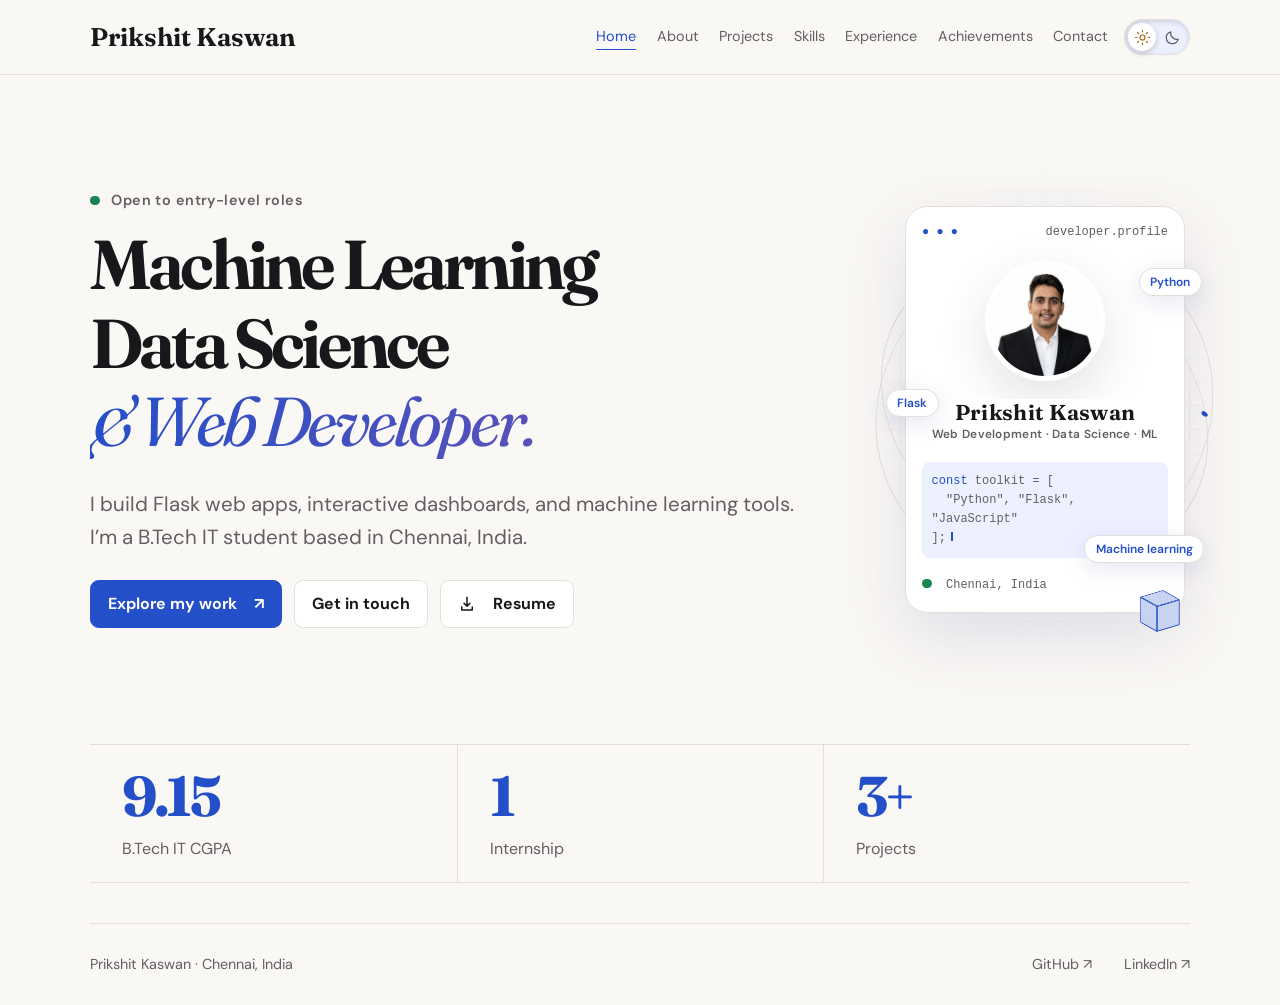
<file: index.html>
<!doctype html>
<html lang="en">
<head>
<meta charset="utf-8">
<meta name="viewport" content="width=device-width, initial-scale=1">
<title>Developer &amp; Data Science Portfolio | Prikshit Kaswan</title>
<meta name="description" content="Prikshit Kaswan builds Python web apps, data tools and machine learning projects.">
<link rel="canonical" href="https://prikshit1929.github.io/Portfolio/"><meta property="og:url" content="https://prikshit1929.github.io/Portfolio/">
<meta property="og:title" content="Developer &amp; Data Science Portfolio | Prikshit Kaswan">
<meta property="og:description" content="Prikshit Kaswan builds Python web apps, data tools and machine learning projects.">
<meta property="og:image" content="https://prikshit1929.github.io/Portfolio/assets/portrait.jpg">
<link rel="icon" href="favicon.ico?v=portrait" type="image/x-icon" sizes="64x64">
<script>
  try {
    if (localStorage.getItem('portfolio-theme') === 'dark') {
      document.documentElement.dataset.theme = 'dark';
    }
  } catch {
    // Keep the default theme when storage is unavailable.
  }
</script>
<link rel="stylesheet" href="assets/site.css?v=12">
<script src="assets/site.js?v=9" defer></script>
</head>
<body>
<a class="skip" href="#main">Skip to content</a>
<header class="header"><div class="wrap bar"><a class="brand" href="./">Prikshit Kaswan</a><nav id="primary-nav" aria-label="Main navigation"><a href="./" aria-current="page">Home</a><a href="about/">About</a><a href="work/">Projects</a><a href="skills/">Skills</a><a href="experience/">Experience</a><a href="achievements/">Achievements</a><a href="contact/">Contact</a></nav><button class="theme-toggle" type="button" aria-label="Dark mode" aria-pressed="false" hidden><span class="theme-icon theme-sun" aria-hidden="true"><svg viewBox="0 0 24 24" fill="none" stroke="currentColor" stroke-width="1.7" stroke-linecap="round"><circle cx="12" cy="12" r="3.5"/><path d="M12 2v2m0 16v2M2 12h2m16 0h2M5 5l1.5 1.5m11 11L19 19M5 19l1.5-1.5m11-11L19 5"/></svg></span><span class="theme-icon theme-moon" aria-hidden="true"><svg viewBox="0 0 24 24" fill="none" stroke="currentColor" stroke-width="1.7" stroke-linecap="round" stroke-linejoin="round"><path d="M20 14.3A8.5 8.5 0 0 1 9.7 4a8.5 8.5 0 1 0 10.3 10.3Z"/></svg></span></button><button type="button" class="menu-toggle" aria-controls="primary-nav" aria-expanded="false" hidden>Menu</button></div><div class="reading-progress" aria-hidden="true"></div></header>
<main class="wrap" id="main" tabindex="-1">

<section class="hero" id="top"><div class="hero-copy hero-disciplines">
<p class="eyebrow"><span class="dot"></span> Open to entry-level roles</p>
<h1><span class="hero-line"><span>Machine Learning</span></span> <span class="hero-line"><span>Data Science</span></span> <span class="hero-line"><em>&amp; Web Developer.</em></span></h1>
<p class="intro">I build Flask web apps, interactive dashboards, and machine learning tools. I’m a B.Tech IT student based in Chennai, India.</p>
<div class="actions"><a class="button primary" href="work/">Explore my work <span aria-hidden="true">↗</span></a><a class="button" href="contact/">Get in touch</a><a class="button" href="assets/Prikshit_Kaswan_Resume.pdf" download><svg width="18" height="18" viewBox="0 0 24 24" fill="none" stroke="currentColor" stroke-width="2" stroke-linecap="round" stroke-linejoin="round" aria-hidden="true"><path d="M12 3v12m-4-4 4 4 4-4M5 16v4h14v-4"/></svg> Resume</a></div>
</div><div class="hero-stage">
<div class="stage-grid" aria-hidden="true"></div>
<div class="stage-orbit orbit-a" aria-hidden="true"></div>
<div class="stage-orbit orbit-b" aria-hidden="true"></div>
<div class="stage-cube" aria-hidden="true"><i></i><i></i><i></i><i></i><i></i><i></i></div>
<figure class="portrait" data-tilt>
<div class="profile-window"><span aria-hidden="true">● ● ●</span><span>developer.profile</span></div><img src="assets/portrait.jpg" alt="Portrait of Prikshit Kaswan" width="500" height="500" fetchpriority="high"><figcaption><strong>Prikshit Kaswan</strong><span>Web Development · Data Science · ML</span></figcaption>
<div class="profile-code" aria-hidden="true"><span>const</span> toolkit = [<br>&nbsp; "Python", "Flask", "JavaScript"<br>];</div>
<div class="profile-location"><span class="dot"></span> Chennai, India</div>
<span class="tech-chip chip-one" aria-hidden="true">Python</span><span class="tech-chip chip-two" aria-hidden="true">Flask</span><span class="tech-chip chip-three" aria-hidden="true">Machine learning</span></figure></div></section>
<section class="stats" aria-label="Highlights"><div><strong data-count="9.15">9.15</strong><span>B.Tech IT CGPA</span></div><div><strong data-count="1">1</strong><span>Internship</span></div><div><strong data-count="3" data-suffix="+">3+</strong><span>Projects</span></div></section>
</main>
<footer class="wrap footer"><span>Prikshit Kaswan · Chennai, India</span><div><a href="https://github.com/prikshit1929">GitHub ↗</a><a href="https://linkedin.com/in/prikshitkaswan">LinkedIn ↗</a></div></footer>
<button class="back-top" type="button" aria-label="Back to top" hidden>↑</button>
</body>
</html>
</file>
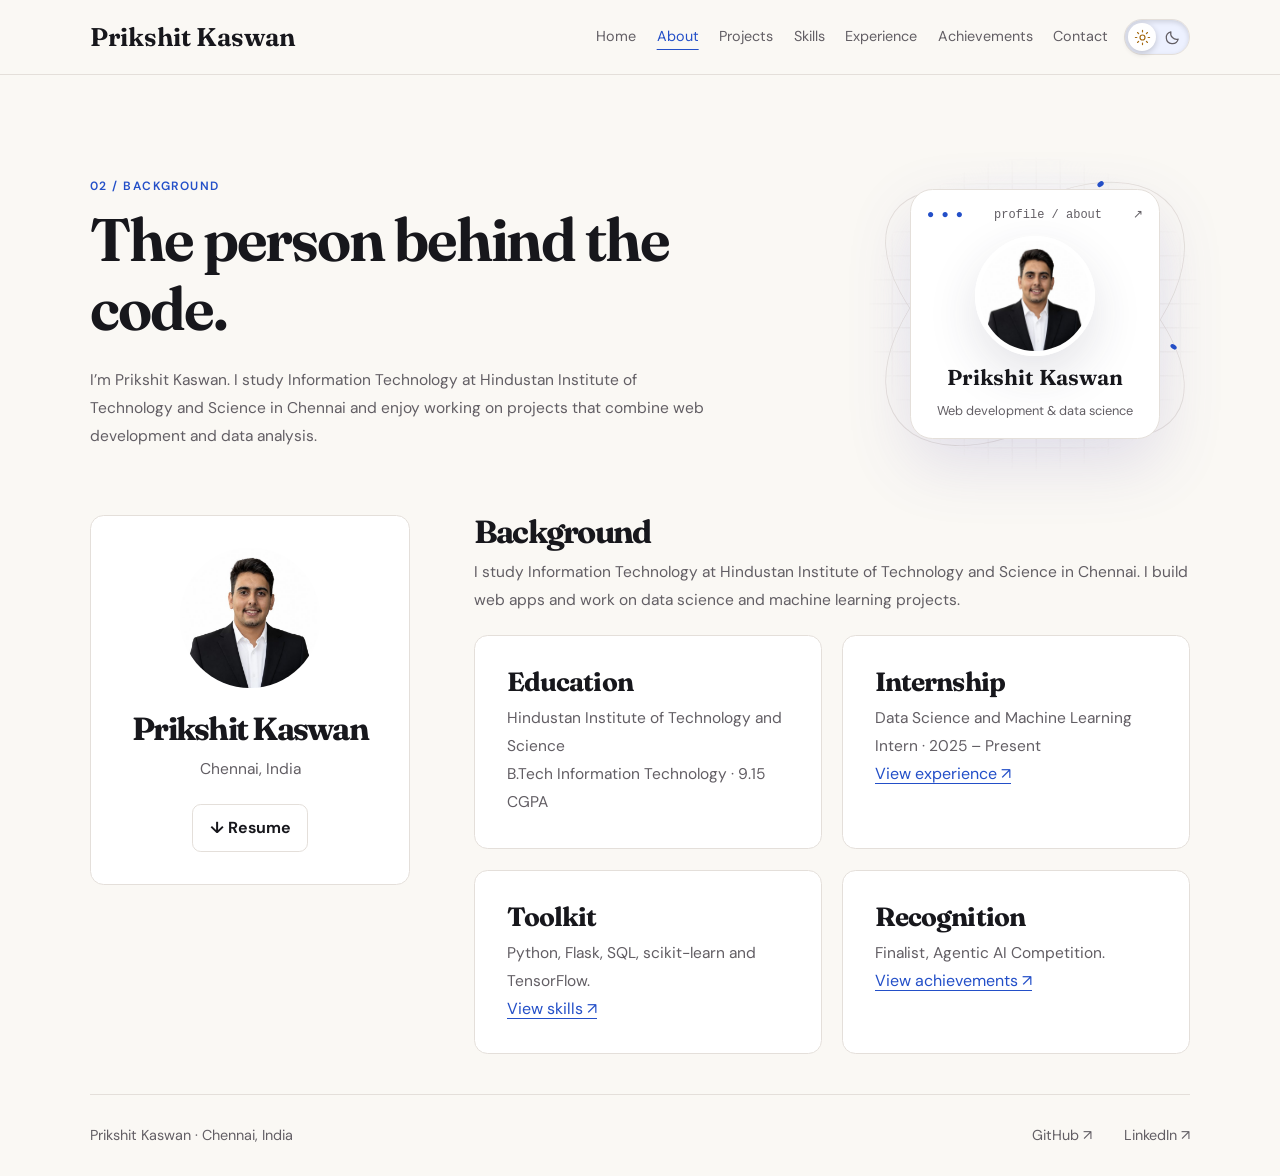
<file: about/index.html>
<!doctype html>
<html lang="en">
<head>
<meta charset="utf-8">
<meta name="viewport" content="width=device-width, initial-scale=1">
<title>About | Prikshit Kaswan</title>
<meta name="description" content="Education, internship experience, technical skills and achievements of Prikshit Kaswan.">
<link rel="canonical" href="https://prikshit1929.github.io/Portfolio/about/"><meta property="og:url" content="https://prikshit1929.github.io/Portfolio/about/">
<meta property="og:title" content="About | Prikshit Kaswan">
<meta property="og:description" content="Education, internship experience, technical skills and achievements of Prikshit Kaswan.">
<meta property="og:image" content="https://prikshit1929.github.io/Portfolio/assets/portrait.jpg">
<link rel="icon" href="../favicon.ico?v=portrait" type="image/x-icon" sizes="64x64">
<script>
  try {
    if (localStorage.getItem('portfolio-theme') === 'dark') {
      document.documentElement.dataset.theme = 'dark';
    }
  } catch {
    // Keep the default theme when storage is unavailable.
  }
</script>
<link rel="stylesheet" href="../assets/site.css?v=12">
<script src="../assets/site.js?v=9" defer></script>
<link rel="stylesheet" href="../assets/page-scenes.css">
</head>
<body>
<a class="skip" href="#main">Skip to content</a>
<header class="header"><div class="wrap bar"><a class="brand" href="../">Prikshit Kaswan</a><nav id="primary-nav" aria-label="Main navigation"><a href="../">Home</a><a href="./" aria-current="page">About</a><a href="../work/">Projects</a><a href="../skills/">Skills</a><a href="../experience/">Experience</a><a href="../achievements/">Achievements</a><a href="../contact/">Contact</a></nav><button class="theme-toggle" type="button" aria-label="Dark mode" aria-pressed="false" hidden><span class="theme-icon theme-sun" aria-hidden="true"><svg viewBox="0 0 24 24" fill="none" stroke="currentColor" stroke-width="1.7" stroke-linecap="round"><circle cx="12" cy="12" r="3.5"/><path d="M12 2v2m0 16v2M2 12h2m16 0h2M5 5l1.5 1.5m11 11L19 19M5 19l1.5-1.5m11-11L19 5"/></svg></span><span class="theme-icon theme-moon" aria-hidden="true"><svg viewBox="0 0 24 24" fill="none" stroke="currentColor" stroke-width="1.7" stroke-linecap="round" stroke-linejoin="round"><path d="M20 14.3A8.5 8.5 0 0 1 9.7 4a8.5 8.5 0 1 0 10.3 10.3Z"/></svg></span></button><button type="button" class="menu-toggle" aria-controls="primary-nav" aria-expanded="false" hidden>Menu</button></div><div class="reading-progress" aria-hidden="true"></div></header>
<main class="wrap" id="main" tabindex="-1">

<section class="page-intro accent-intro scene-heading">
<div><p class="eyebrow">02 / BACKGROUND</p><h1>The person behind the code.</h1><p class="intro">I’m Prikshit Kaswan. I study Information Technology at Hindustan Institute of Technology and Science in Chennai and enjoy working on projects that combine web development and data analysis.</p></div>
<div class="hero-stage page-stage">
<div class="stage-grid"></div><div class="stage-orbit orbit-a"></div><div class="stage-orbit orbit-b"></div>
<div class="portrait page-scene" data-tilt>
<div class="profile-window" aria-hidden="true"><span>● ● ●</span><span>profile / about</span><span>↗</span></div>
<img src="../assets/portrait.jpg" width="500" height="500" alt="Portrait of Prikshit Kaswan" fetchpriority="high">
<div class="scene-name">Prikshit Kaswan</div><p>Web development &amp; data science</p>
</div>
</div>
</section>
<section class="reference-about" aria-label="About Prikshit" data-reveal>
<aside class="panel about-profile"><img src="../assets/portrait.jpg" width="500" height="500" alt="Portrait of Prikshit Kaswan"><h2>Prikshit Kaswan</h2><p>Chennai, India</p><a class="button" href="../assets/Prikshit_Kaswan_Resume.pdf" download>↓ Resume</a></aside>
<div><h2>Background</h2><p>I study Information Technology at Hindustan Institute of Technology and Science in Chennai. I build web apps and work on data science and machine learning projects.</p>
<div class="reference-grid about-highlights"><article class="panel"><h3>Education</h3><p>Hindustan Institute of Technology and Science</p><p>B.Tech Information Technology · 9.15 CGPA</p></article><article class="panel"><h3>Internship</h3><p>Data Science and Machine Learning Intern · 2025 – Present</p><a class="text-link" href="../experience/">View experience ↗</a></article><article class="panel"><h3>Toolkit</h3><p>Python, Flask, SQL, scikit-learn and TensorFlow.</p><a class="text-link" href="../skills/">View skills ↗</a></article><article class="panel"><h3>Recognition</h3><p>Finalist, Agentic AI Competition.</p><a class="text-link" href="../achievements/">View achievements ↗</a></article></div></div>
</section>
</main>
<footer class="wrap footer"><span>Prikshit Kaswan · Chennai, India</span><div><a href="https://github.com/prikshit1929">GitHub ↗</a><a href="https://linkedin.com/in/prikshitkaswan">LinkedIn ↗</a></div></footer>
<button class="back-top" type="button" aria-label="Back to top" hidden>↑</button>
</body>
</html>
</file>
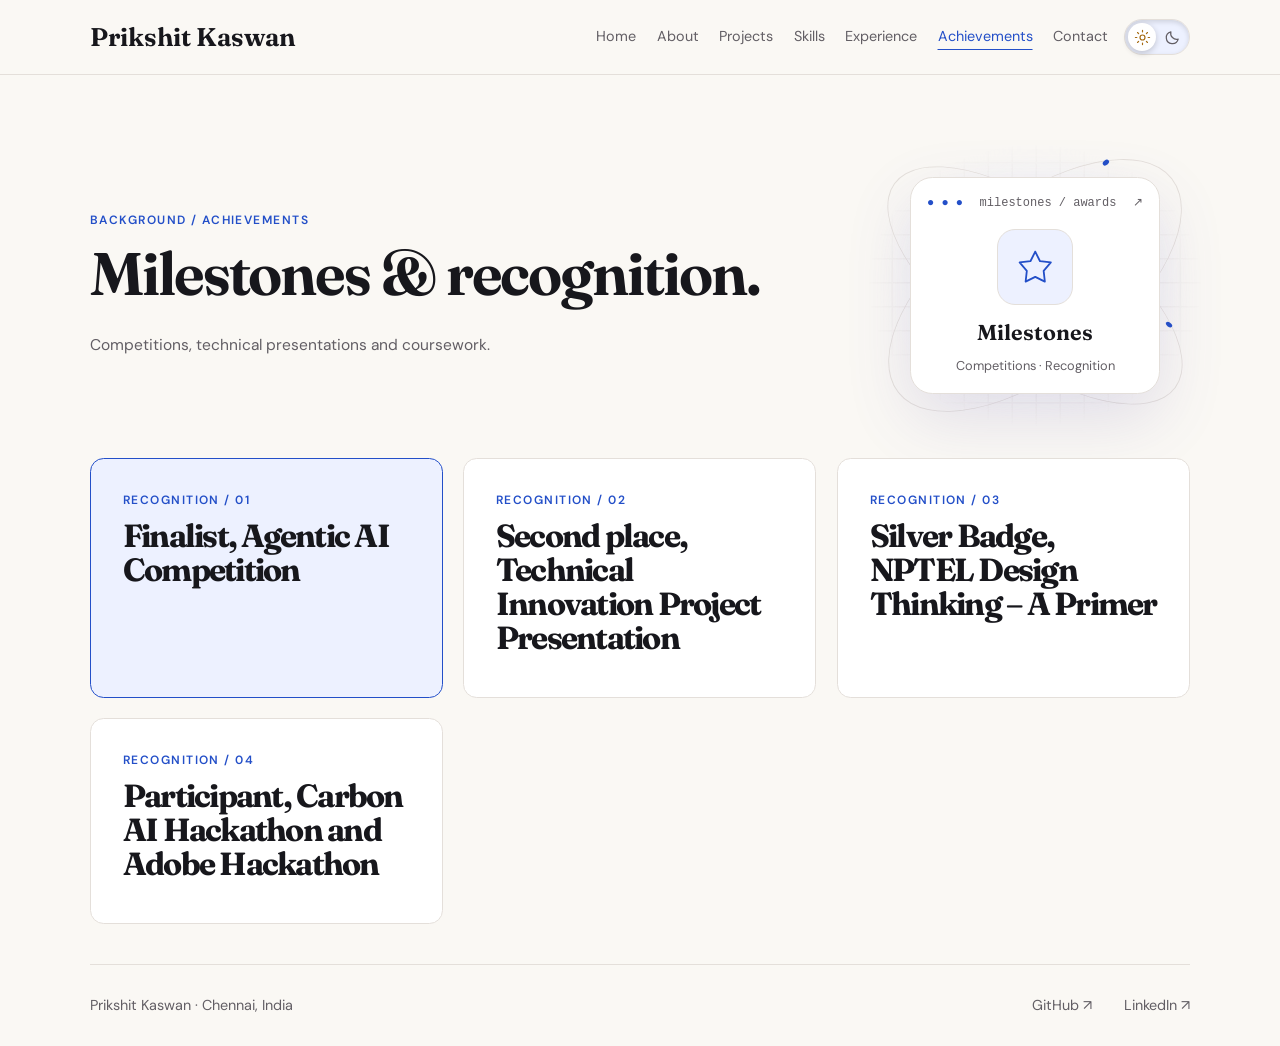
<file: achievements/index.html>
<!doctype html>
<html lang="en">
<head>
<meta charset="utf-8">
<meta name="viewport" content="width=device-width, initial-scale=1">
<title>Achievements | Prikshit Kaswan</title>
<meta name="description" content="Competitions, technical presentations and coursework.">
<link rel="canonical" href="https://prikshit1929.github.io/Portfolio/achievements/"><meta property="og:url" content="https://prikshit1929.github.io/Portfolio/achievements/">
<meta property="og:title" content="Achievements | Prikshit Kaswan">
<meta property="og:description" content="Competitions, technical presentations and coursework.">
<meta property="og:image" content="https://prikshit1929.github.io/Portfolio/assets/portrait.jpg">
<link rel="icon" href="../favicon.ico?v=portrait" type="image/x-icon" sizes="64x64">
<script>
  try {
    if (localStorage.getItem('portfolio-theme') === 'dark') {
      document.documentElement.dataset.theme = 'dark';
    }
  } catch {
    // Keep the default theme when storage is unavailable.
  }
</script>
<link rel="stylesheet" href="../assets/site.css?v=12">
<script src="../assets/site.js?v=9" defer></script>
<link rel="stylesheet" href="../assets/page-scenes.css">
</head>
<body>
<a class="skip" href="#main">Skip to content</a>
<header class="header"><div class="wrap bar"><a class="brand" href="../">Prikshit Kaswan</a><nav id="primary-nav" aria-label="Main navigation"><a href="../">Home</a><a href="../about/">About</a><a href="../work/">Projects</a><a href="../skills/">Skills</a><a href="../experience/">Experience</a><a href="./" aria-current="page">Achievements</a><a href="../contact/">Contact</a></nav><button class="theme-toggle" type="button" aria-label="Dark mode" aria-pressed="false" hidden><span class="theme-icon theme-sun" aria-hidden="true"><svg viewBox="0 0 24 24" fill="none" stroke="currentColor" stroke-width="1.7" stroke-linecap="round"><circle cx="12" cy="12" r="3.5"/><path d="M12 2v2m0 16v2M2 12h2m16 0h2M5 5l1.5 1.5m11 11L19 19M5 19l1.5-1.5m11-11L19 5"/></svg></span><span class="theme-icon theme-moon" aria-hidden="true"><svg viewBox="0 0 24 24" fill="none" stroke="currentColor" stroke-width="1.7" stroke-linecap="round" stroke-linejoin="round"><path d="M20 14.3A8.5 8.5 0 0 1 9.7 4a8.5 8.5 0 1 0 10.3 10.3Z"/></svg></span></button><button type="button" class="menu-toggle" aria-controls="primary-nav" aria-expanded="false" hidden>Menu</button></div><div class="reading-progress" aria-hidden="true"></div></header>
<main class="wrap" id="main" tabindex="-1">
<section class="page-intro accent-intro scene-heading">
<div><p class="eyebrow">BACKGROUND / ACHIEVEMENTS</p><h1>Milestones &amp; recognition.</h1><p class="intro">Competitions, technical presentations and coursework.</p></div>
<div class="hero-stage page-stage" aria-hidden="true">
<div class="stage-grid"></div><div class="stage-orbit orbit-a"></div><div class="stage-orbit orbit-b"></div>
<div class="portrait page-scene" data-tilt>
<div class="profile-window"><span>● ● ●</span><span>milestones / awards</span><span>↗</span></div>
<div class="scene-symbol"><svg viewBox="0 0 32 32" fill="none" stroke="currentColor" stroke-width="1.5" stroke-linecap="round" stroke-linejoin="round"><path d="m16 3 4 8 9 1-6 7 1 9-8-4-8 4 1-9-6-7 9-1Z" pathLength="1"/></svg></div>
<div class="scene-name">Milestones</div><p>Competitions · Recognition</p>
</div>
</div>
</section>
<section class="reference-grid achievement-cards" aria-label="Awards and recognition" data-reveal><article class="panel"><p class="eyebrow">RECOGNITION / 01</p><h2>Finalist, Agentic AI Competition</h2></article><article class="panel"><p class="eyebrow">RECOGNITION / 02</p><h2>Second place, Technical Innovation Project Presentation</h2></article><article class="panel"><p class="eyebrow">RECOGNITION / 03</p><h2>Silver Badge, NPTEL Design Thinking – A Primer</h2></article><article class="panel"><p class="eyebrow">RECOGNITION / 04</p><h2>Participant, Carbon AI Hackathon and Adobe Hackathon</h2></article></section>
</main>
<footer class="wrap footer"><span>Prikshit Kaswan · Chennai, India</span><div><a href="https://github.com/prikshit1929">GitHub ↗</a><a href="https://linkedin.com/in/prikshitkaswan">LinkedIn ↗</a></div></footer>
<button class="back-top" type="button" aria-label="Back to top" hidden>↑</button>
</body>
</html>
</file>
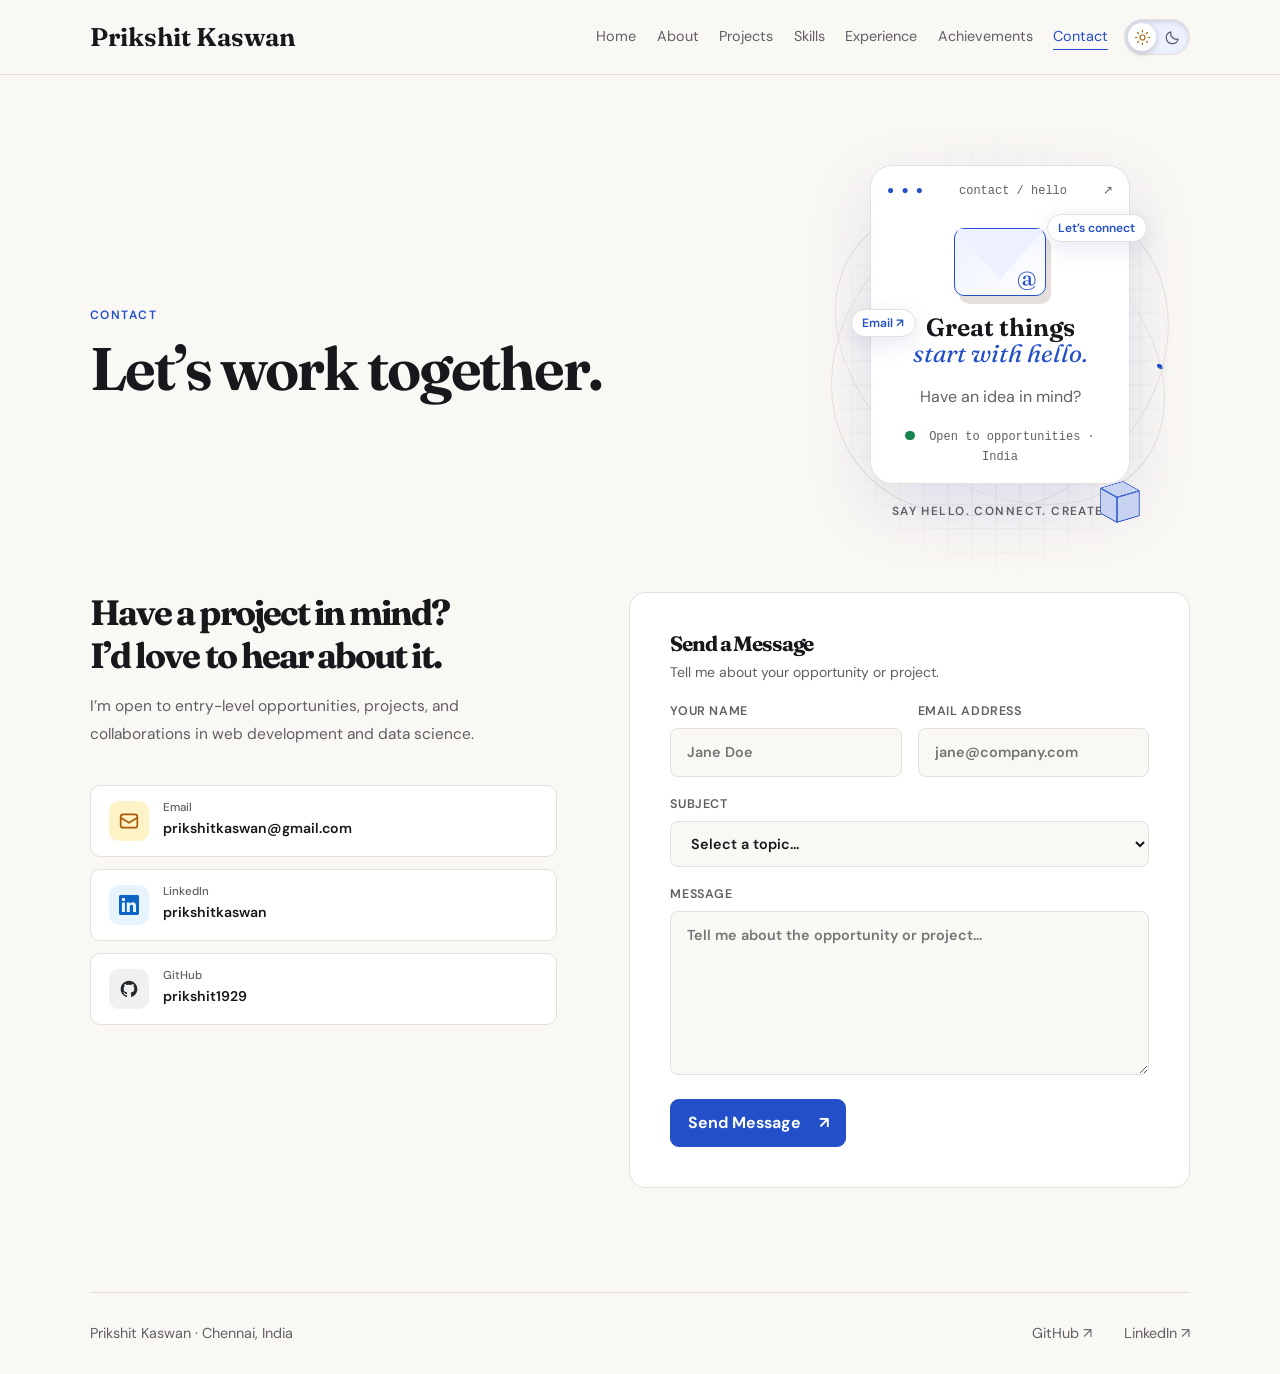
<file: contact/index.html>
<!doctype html>
<html lang="en">
<head>
<meta charset="utf-8">
<meta name="viewport" content="width=device-width, initial-scale=1">
<title>Contact | Prikshit Kaswan</title>
<meta name="description" content="Contact Prikshit Kaswan about entry-level web development and data roles or project opportunities.">
<link rel="canonical" href="https://prikshit1929.github.io/Portfolio/contact/"><meta property="og:url" content="https://prikshit1929.github.io/Portfolio/contact/">
<meta property="og:title" content="Contact | Prikshit Kaswan">
<meta property="og:description" content="Contact Prikshit Kaswan about entry-level web development and data roles or project opportunities.">
<meta property="og:image" content="https://prikshit1929.github.io/Portfolio/assets/portrait.jpg">
<link rel="icon" href="../favicon.ico?v=portrait" type="image/x-icon" sizes="64x64">
<script>
  try {
    if (localStorage.getItem('portfolio-theme') === 'dark') {
      document.documentElement.dataset.theme = 'dark';
    }
  } catch {
    // Keep the default theme when storage is unavailable.
  }
</script>
<link rel="stylesheet" href="../assets/site.css?v=12">
<script src="../assets/site.js?v=9" defer></script>
<link rel="stylesheet" href="../assets/contact.css">
</head>
<body>
<a class="skip" href="#main">Skip to content</a>
<header class="header"><div class="wrap bar"><a class="brand" href="../">Prikshit Kaswan</a><nav id="primary-nav" aria-label="Main navigation"><a href="../">Home</a><a href="../about/">About</a><a href="../work/">Projects</a><a href="../skills/">Skills</a><a href="../experience/">Experience</a><a href="../achievements/">Achievements</a><a href="./" aria-current="page">Contact</a></nav><button class="theme-toggle" type="button" aria-label="Dark mode" aria-pressed="false" hidden><span class="theme-icon theme-sun" aria-hidden="true"><svg viewBox="0 0 24 24" fill="none" stroke="currentColor" stroke-width="1.7" stroke-linecap="round"><circle cx="12" cy="12" r="3.5"/><path d="M12 2v2m0 16v2M2 12h2m16 0h2M5 5l1.5 1.5m11 11L19 19M5 19l1.5-1.5m11-11L19 5"/></svg></span><span class="theme-icon theme-moon" aria-hidden="true"><svg viewBox="0 0 24 24" fill="none" stroke="currentColor" stroke-width="1.7" stroke-linecap="round" stroke-linejoin="round"><path d="M20 14.3A8.5 8.5 0 0 1 9.7 4a8.5 8.5 0 1 0 10.3 10.3Z"/></svg></span></button><button type="button" class="menu-toggle" aria-controls="primary-nav" aria-expanded="false" hidden>Menu</button></div><div class="reading-progress" aria-hidden="true"></div></header>
<main class="wrap" id="main" tabindex="-1">

<section class="contact-heading">
<div data-reveal><p class="eyebrow">Contact</p><h1>Let’s work together.</h1></div>
<div class="hero-stage contact-stage" aria-hidden="true">
<div class="stage-grid" aria-hidden="true"></div>
<div class="stage-orbit orbit-a" aria-hidden="true"></div>
<div class="stage-orbit orbit-b" aria-hidden="true"></div>
<div class="stage-cube" aria-hidden="true"><i></i><i></i><i></i><i></i><i></i><i></i></div>
<div class="portrait contact-scene" data-tilt>
<div class="profile-window"><span>● ● ●</span><span>contact / hello</span><span>↗</span></div>
<div class="scene-envelope"><i></i><span>@</span></div>
<div class="scene-title">Great things<br><em>start with hello.</em></div>
<p>Have an idea in mind?</p>
<div class="profile-location"><span class="dot"></span> Open to opportunities · India</div>
<span class="tech-chip chip-one">Let’s connect</span>
<span class="tech-chip chip-two">Email ↗</span>
</div>
<p class="caption scene-caption">SAY HELLO. CONNECT. CREATE.</p>
</div>
</section>
<section class="contact-layout reference-contact" aria-label="Contact details and message form">
<div class="contact-details" data-reveal>
<h2>Have a project in mind?<br>I’d love to hear about it.</h2>
<p class="contact-description">I’m open to entry-level opportunities, projects, and collaborations in web development and data science.</p>
<div class="contact-links">
<a href="mailto:prikshitkaswan@gmail.com"><span class="contact-icon icon-email" aria-hidden="true"><svg width="20" height="20" viewBox="0 0 24 24" fill="none" xmlns="http://www.w3.org/2000/svg"><rect x="2" y="4" width="20" height="16" rx="3" stroke="currentColor" stroke-width="2"/><path d="M2 8l10 6 10-6" stroke="currentColor" stroke-width="2" stroke-linecap="round"/></svg></span><span><small>Email</small>prikshitkaswan@gmail.com</span></a>
<a href="https://linkedin.com/in/prikshitkaswan"><span class="contact-icon icon-linkedin" aria-hidden="true"><svg width="20" height="20" viewBox="0 0 24 24" fill="currentColor"><path d="M20.447 20.452h-3.554v-5.569c0-1.328-.027-3.037-1.852-3.037-1.853 0-2.136 1.445-2.136 2.939v5.667H9.351V9h3.414v1.561h.046c.477-.9 1.637-1.85 3.37-1.85 3.601 0 4.267 2.37 4.267 5.455v6.286zM5.337 7.433a2.062 2.062 0 01-2.063-2.065 2.064 2.064 0 112.063 2.065zm1.782 13.019H3.555V9h3.564v11.452zM22.225 0H1.771C.792 0 0 .774 0 1.729v20.542C0 23.227.792 24 1.771 24h20.451C23.2 24 24 23.227 24 22.271V1.729C24 .774 23.2 0 22.222 0h.003z"/></svg></span><span><small>LinkedIn</small>prikshitkaswan</span></a>
<a href="https://github.com/prikshit1929"><span class="contact-icon icon-github" aria-hidden="true"><svg width="20" height="20" viewBox="0 0 24 24" fill="currentColor"><path d="M12 2C6.477 2 2 6.477 2 12c0 4.42 2.865 8.17 6.839 9.49.5.092.682-.217.682-.482 0-.237-.008-.866-.013-1.7-2.782.604-3.369-1.34-3.369-1.34-.454-1.156-1.11-1.463-1.11-1.463-.908-.62.069-.608.069-.608 1.003.07 1.531 1.03 1.531 1.03.892 1.529 2.341 1.087 2.91.832.092-.647.35-1.088.636-1.338-2.22-.253-4.555-1.11-4.555-4.943 0-1.091.39-1.984 1.029-2.683-.103-.253-.446-1.27.098-2.647 0 0 .84-.269 2.75 1.025A9.578 9.578 0 0112 6.836a9.59 9.59 0 012.504.337c1.909-1.294 2.747-1.025 2.747-1.025.546 1.377.202 2.394.1 2.647.64.699 1.028 1.592 1.028 2.683 0 3.842-2.339 4.687-4.566 4.935.359.309.678.919.678 1.852 0 1.336-.012 2.415-.012 2.743 0 .267.18.578.688.48C19.138 20.167 22 16.418 22 12c0-5.523-4.477-10-10-10z"/></svg></span><span><small>GitHub</small>prikshit1929</span></a>
</div>
</div>
<form class="panel message-form" action="https://formspree.io/f/mqppvenv" method="post" data-message>
<div><h2>Send a Message</h2><p>Tell me about your opportunity or project.</p></div>
<div class="contact-fields">
<label>Your Name <input name="name" autocomplete="name" placeholder="Jane Doe" required></label>
<label>Email Address <input name="email" type="email" autocomplete="email" placeholder="jane@company.com" required></label>
</div>
<label>Subject <select name="subject"><option value="">Select a topic…</option><option>Job opportunity</option><option>Internship opportunity</option><option>Project inquiry</option><option>Collaboration</option><option>General inquiry</option></select></label>
<label>Message <textarea name="message" rows="6" placeholder="Tell me about the opportunity or project…" required></textarea></label>
<button class="button primary" type="submit">Send Message <span aria-hidden="true">↗</span></button>
<p role="status" class="message-status"></p>
</form>
</section>
</main>
<footer class="wrap footer"><span>Prikshit Kaswan · Chennai, India</span><div><a href="https://github.com/prikshit1929">GitHub ↗</a><a href="https://linkedin.com/in/prikshitkaswan">LinkedIn ↗</a></div></footer>
<button class="back-top" type="button" aria-label="Back to top" hidden>↑</button>
</body>
</html>
</file>
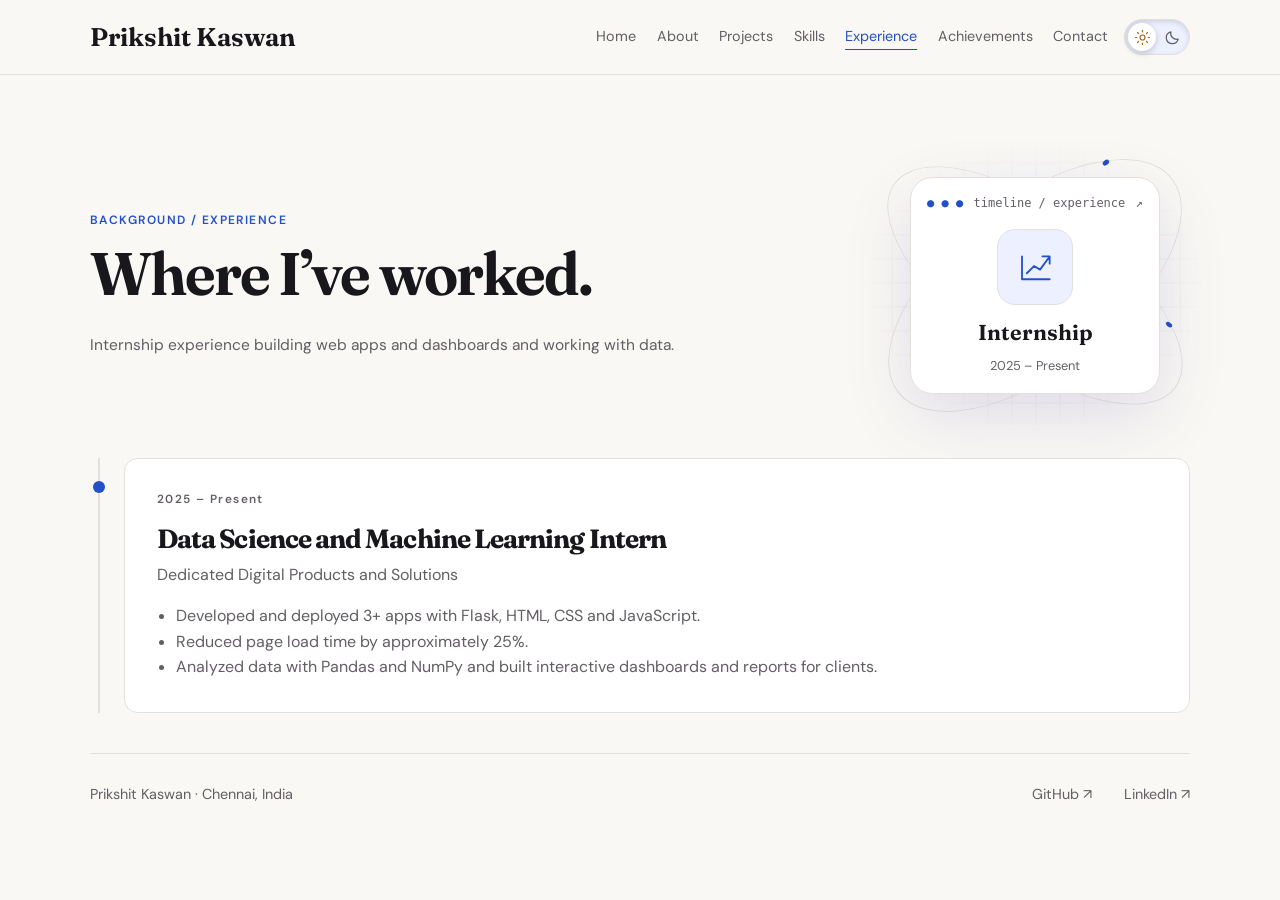
<file: experience/index.html>
<!doctype html>
<html lang="en">
<head>
<meta charset="utf-8">
<meta name="viewport" content="width=device-width, initial-scale=1">
<title>Experience | Prikshit Kaswan</title>
<meta name="description" content="Internship experience building web apps and dashboards and working with data.">
<link rel="canonical" href="https://prikshit1929.github.io/Portfolio/experience/"><meta property="og:url" content="https://prikshit1929.github.io/Portfolio/experience/">
<meta property="og:title" content="Experience | Prikshit Kaswan">
<meta property="og:description" content="Internship experience building web apps and dashboards and working with data.">
<meta property="og:image" content="https://prikshit1929.github.io/Portfolio/assets/portrait.jpg">
<link rel="icon" href="../favicon.ico?v=portrait" type="image/x-icon" sizes="64x64">
<script>
  try {
    if (localStorage.getItem('portfolio-theme') === 'dark') {
      document.documentElement.dataset.theme = 'dark';
    }
  } catch {
    // Keep the default theme when storage is unavailable.
  }
</script>
<link rel="stylesheet" href="../assets/site.css?v=12">
<script src="../assets/site.js?v=9" defer></script>
<link rel="stylesheet" href="../assets/page-scenes.css">
</head>
<body>
<a class="skip" href="#main">Skip to content</a>
<header class="header"><div class="wrap bar"><a class="brand" href="../">Prikshit Kaswan</a><nav id="primary-nav" aria-label="Main navigation"><a href="../">Home</a><a href="../about/">About</a><a href="../work/">Projects</a><a href="../skills/">Skills</a><a href="./" aria-current="page">Experience</a><a href="../achievements/">Achievements</a><a href="../contact/">Contact</a></nav><button class="theme-toggle" type="button" aria-label="Dark mode" aria-pressed="false" hidden><span class="theme-icon theme-sun" aria-hidden="true"><svg viewBox="0 0 24 24" fill="none" stroke="currentColor" stroke-width="1.7" stroke-linecap="round"><circle cx="12" cy="12" r="3.5"/><path d="M12 2v2m0 16v2M2 12h2m16 0h2M5 5l1.5 1.5m11 11L19 19M5 19l1.5-1.5m11-11L19 5"/></svg></span><span class="theme-icon theme-moon" aria-hidden="true"><svg viewBox="0 0 24 24" fill="none" stroke="currentColor" stroke-width="1.7" stroke-linecap="round" stroke-linejoin="round"><path d="M20 14.3A8.5 8.5 0 0 1 9.7 4a8.5 8.5 0 1 0 10.3 10.3Z"/></svg></span></button><button type="button" class="menu-toggle" aria-controls="primary-nav" aria-expanded="false" hidden>Menu</button></div><div class="reading-progress" aria-hidden="true"></div></header>
<main class="wrap" id="main" tabindex="-1">
<section class="page-intro accent-intro scene-heading">
<div><p class="eyebrow">BACKGROUND / EXPERIENCE</p><h1>Where I’ve worked.</h1><p class="intro">Internship experience building web apps and dashboards and working with data.</p></div>
<div class="hero-stage page-stage" aria-hidden="true">
<div class="stage-grid"></div><div class="stage-orbit orbit-a"></div><div class="stage-orbit orbit-b"></div>
<div class="portrait page-scene" data-tilt>
<div class="profile-window"><span>● ● ●</span><span>timeline / experience</span><span>↗</span></div>
<div class="scene-symbol"><svg viewBox="0 0 32 32" fill="none" stroke="currentColor" stroke-width="1.5" stroke-linecap="round" stroke-linejoin="round"><path d="M5 26V7m0 19h23M9 21l6-6 5 3 8-11m-6 0h6v6" pathLength="1"/></svg></div>
<div class="scene-name">Internship</div><p>2025 – Present</p>
</div>
</div>
</section>
<section class="reference-timeline" aria-label="Internship timeline" data-reveal><article class="panel"><p class="eyebrow">2025 – Present</p><h3>Data Science and Machine Learning Intern</h3><p>Dedicated Digital Products and Solutions</p><ul><li>Developed and deployed 3+ apps with Flask, HTML, CSS and JavaScript.</li><li>Reduced page load time by approximately 25%.</li><li>Analyzed data with Pandas and NumPy and built interactive dashboards and reports for clients.</li></ul></article></section>
</main>
<footer class="wrap footer"><span>Prikshit Kaswan · Chennai, India</span><div><a href="https://github.com/prikshit1929">GitHub ↗</a><a href="https://linkedin.com/in/prikshitkaswan">LinkedIn ↗</a></div></footer>
<button class="back-top" type="button" aria-label="Back to top" hidden>↑</button>
</body>
</html>
</file>
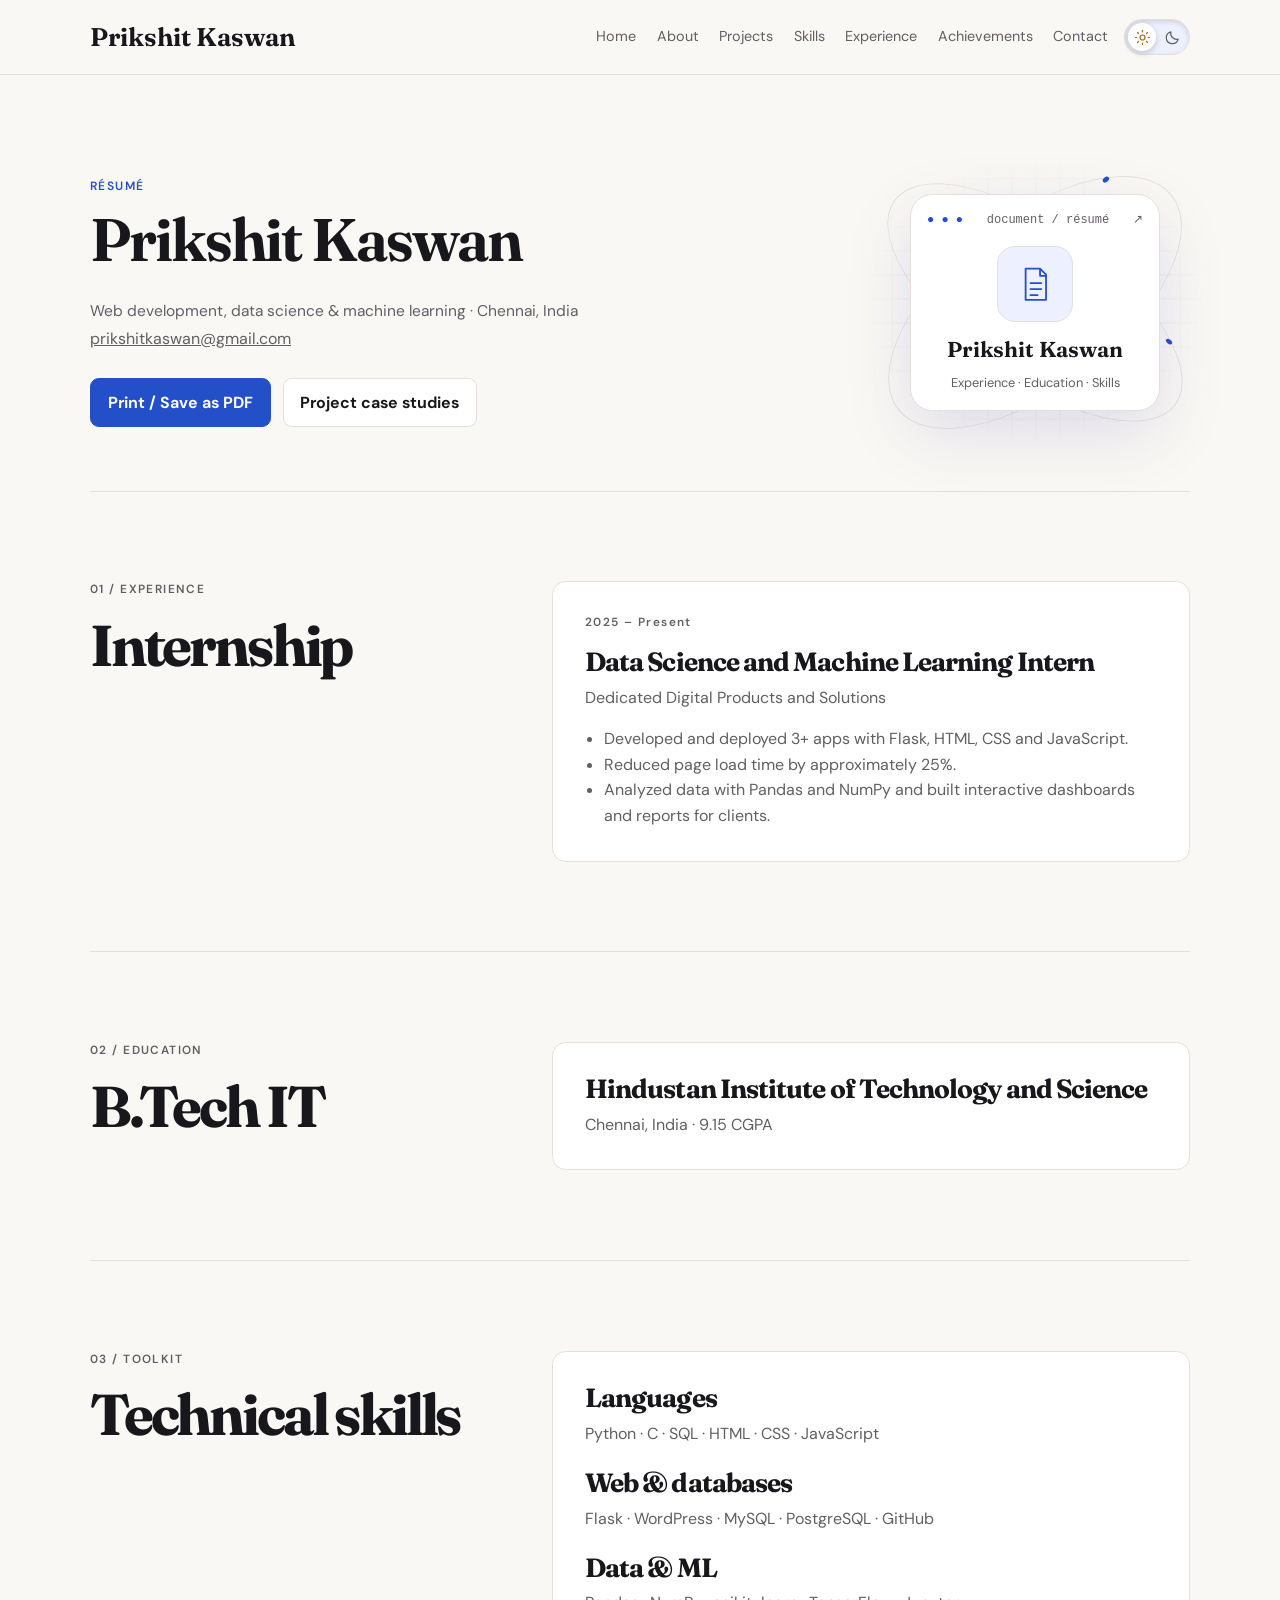
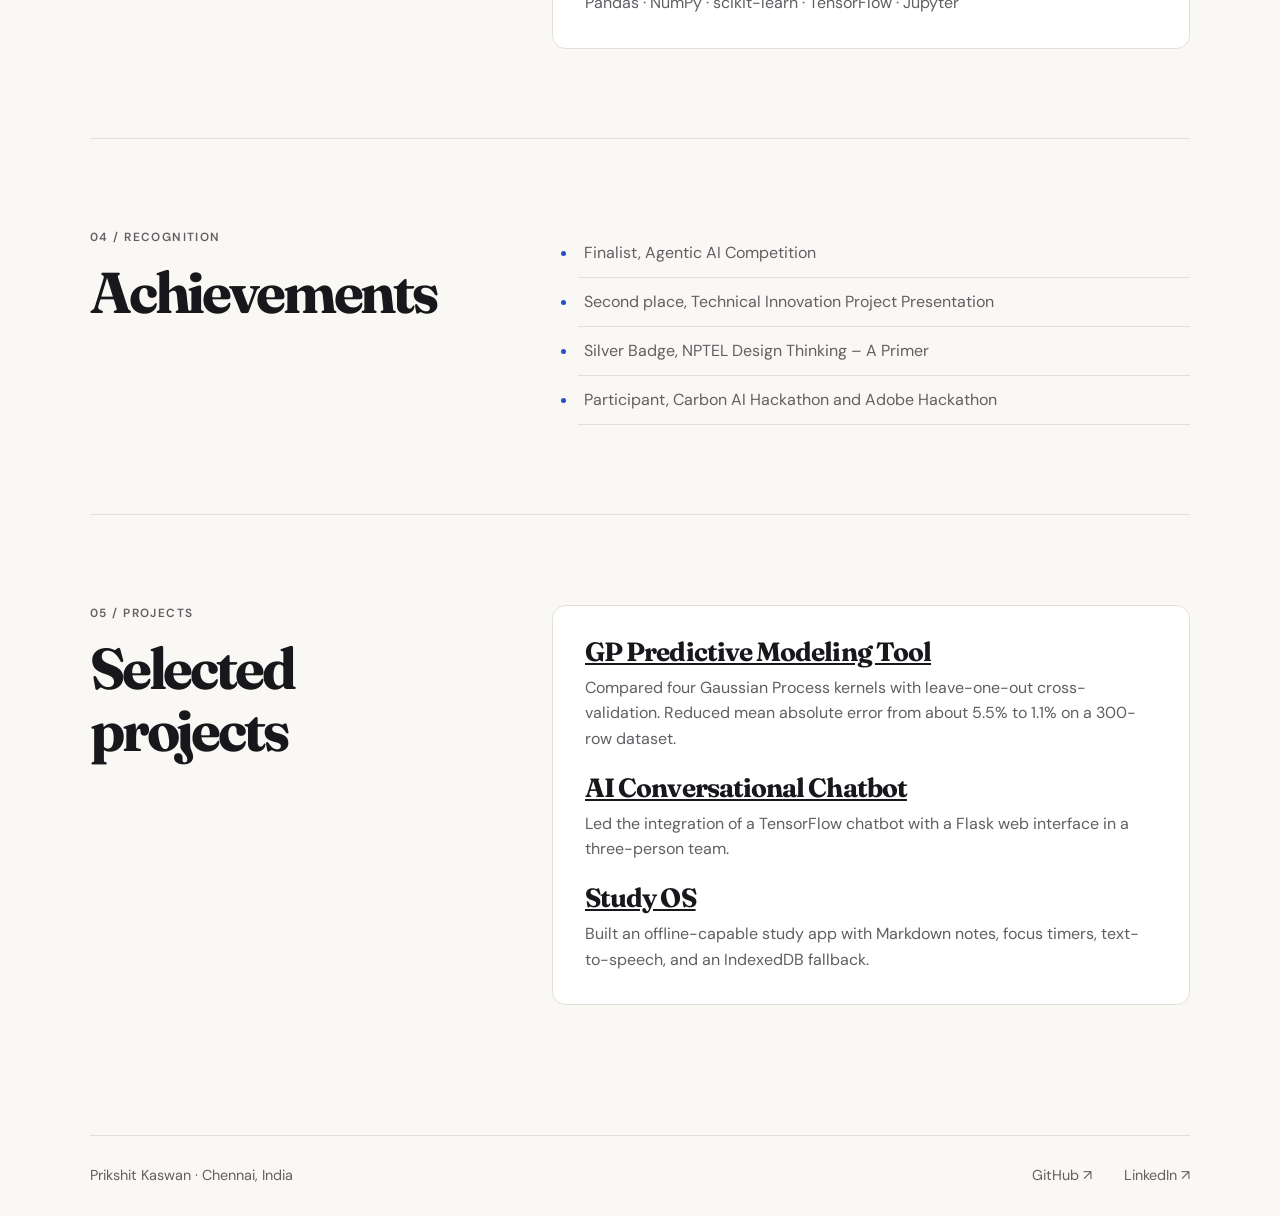
<file: resume/index.html>
<!doctype html>
<html lang="en">
<head>
<meta charset="utf-8">
<meta name="viewport" content="width=device-width, initial-scale=1">
<title>Résumé | Prikshit Kaswan</title>
<meta name="description" content="Education, internship experience, technical skills and achievements of Prikshit Kaswan.">
<link rel="canonical" href="https://prikshit1929.github.io/Portfolio/resume/"><meta property="og:url" content="https://prikshit1929.github.io/Portfolio/resume/">
<meta property="og:title" content="Résumé | Prikshit Kaswan">
<meta property="og:description" content="Education, internship experience, technical skills and achievements of Prikshit Kaswan.">
<meta property="og:image" content="https://prikshit1929.github.io/Portfolio/assets/portrait.jpg">
<link rel="icon" href="../favicon.ico?v=portrait" type="image/x-icon" sizes="64x64">
<script>
  try {
    if (localStorage.getItem('portfolio-theme') === 'dark') {
      document.documentElement.dataset.theme = 'dark';
    }
  } catch {
    // Keep the default theme when storage is unavailable.
  }
</script>
<link rel="stylesheet" href="../assets/site.css?v=12">
<script src="../assets/site.js?v=9" defer></script>
<link rel="stylesheet" href="../assets/page-scenes.css">
</head>
<body>
<a class="skip" href="#main">Skip to content</a>
<header class="header"><div class="wrap bar"><a class="brand" href="../">Prikshit Kaswan</a><nav id="primary-nav" aria-label="Main navigation"><a href="../">Home</a><a href="../about/">About</a><a href="../work/">Projects</a><a href="../skills/">Skills</a><a href="../experience/">Experience</a><a href="../achievements/">Achievements</a><a href="../contact/">Contact</a></nav><button class="theme-toggle" type="button" aria-label="Dark mode" aria-pressed="false" hidden><span class="theme-icon theme-sun" aria-hidden="true"><svg viewBox="0 0 24 24" fill="none" stroke="currentColor" stroke-width="1.7" stroke-linecap="round"><circle cx="12" cy="12" r="3.5"/><path d="M12 2v2m0 16v2M2 12h2m16 0h2M5 5l1.5 1.5m11 11L19 19M5 19l1.5-1.5m11-11L19 5"/></svg></span><span class="theme-icon theme-moon" aria-hidden="true"><svg viewBox="0 0 24 24" fill="none" stroke="currentColor" stroke-width="1.7" stroke-linecap="round" stroke-linejoin="round"><path d="M20 14.3A8.5 8.5 0 0 1 9.7 4a8.5 8.5 0 1 0 10.3 10.3Z"/></svg></span></button><button type="button" class="menu-toggle" aria-controls="primary-nav" aria-expanded="false" hidden>Menu</button></div><div class="reading-progress" aria-hidden="true"></div></header>
<main class="wrap" id="main" tabindex="-1">

<section class="page-intro scene-heading">
<div><p class="eyebrow">RÉSUMÉ</p><h1>Prikshit Kaswan</h1><p class="intro">Web development, data science &amp; machine learning · Chennai, India</p><p><a href="mailto:prikshitkaswan@gmail.com">prikshitkaswan@gmail.com</a></p><div class="actions"><button class="button primary" type="button" data-print hidden>Print / Save as PDF</button><a href="../work/" class="button">Project case studies</a></div></div>
<div class="hero-stage page-stage" aria-hidden="true">
<div class="stage-grid"></div><div class="stage-orbit orbit-a"></div><div class="stage-orbit orbit-b"></div>
<div class="portrait page-scene" data-tilt>
<div class="profile-window"><span>● ● ●</span><span>document / résumé</span><span>↗</span></div>
<div class="scene-symbol"><svg viewBox="0 0 32 32" fill="none" stroke="currentColor" stroke-width="1.5" stroke-linecap="round" stroke-linejoin="round"><path d="M8 3h12l5 5v21H8ZM20 3v6h5M12 15h9m-9 5h9m-9 5h6" pathLength="1"/></svg></div>
<div class="scene-name">Prikshit Kaswan</div><p>Experience · Education · Skills</p>
</div>
</div>
</section>
<section class="section split"><div><p class="eyebrow">01 / EXPERIENCE</p><h2>Internship</h2></div><article class="panel"><p class="eyebrow">2025 – Present</p><h3>Data Science and Machine Learning Intern</h3><p>Dedicated Digital Products and Solutions</p><ul><li>Developed and deployed 3+ apps with Flask, HTML, CSS and JavaScript.</li><li>Reduced page load time by approximately 25%.</li><li>Analyzed data with Pandas and NumPy and built interactive dashboards and reports for clients.</li></ul></article></section>
<section class="section split" data-reveal><div><p class="eyebrow">02 / EDUCATION</p><h2>B.Tech IT</h2></div><div class="panel"><h3>Hindustan Institute of Technology and Science</h3><p>Chennai, India · 9.15 CGPA</p></div></section>
<section class="section split" data-reveal><div><p class="eyebrow">03 / TOOLKIT</p><h2>Technical skills</h2></div><div class="panel skills"><h3>Languages</h3><p>Python · C · SQL · HTML · CSS · JavaScript</p><h3>Web &amp; databases</h3><p>Flask · WordPress · MySQL · PostgreSQL · GitHub</p><h3>Data &amp; ML</h3><p>Pandas · NumPy · scikit-learn · TensorFlow · Jupyter</p></div></section>
<section class="section split" data-reveal><div><p class="eyebrow">04 / RECOGNITION</p><h2>Achievements</h2></div><ul class="process"><li>Finalist, Agentic AI Competition</li><li>Second place, Technical Innovation Project Presentation</li><li>Silver Badge, NPTEL Design Thinking – A Primer</li><li>Participant, Carbon AI Hackathon and Adobe Hackathon</li></ul></section>
<section class="section split" id="resume-projects" data-reveal>
<div><p class="eyebrow">05 / PROJECTS</p><h2>Selected projects</h2></div>
<div class="panel skills">
<h3><a href="../work/predictive-modeling/">GP Predictive Modeling Tool</a></h3>
<p>Compared four Gaussian Process kernels with leave-one-out cross-validation. Reduced mean absolute error from about 5.5% to 1.1% on a 300-row dataset.</p>
<h3><a href="../work/chatbot/">AI Conversational Chatbot</a></h3>
<p>Led the integration of a TensorFlow chatbot with a Flask web interface in a three-person team.</p>
<h3><a href="../work/study-os/">Study OS</a></h3>
<p>Built an offline-capable study app with Markdown notes, focus timers, text-to-speech, and an IndexedDB fallback.</p>
</div></section>
</main>
<footer class="wrap footer"><span>Prikshit Kaswan · Chennai, India</span><div><a href="https://github.com/prikshit1929">GitHub ↗</a><a href="https://linkedin.com/in/prikshitkaswan">LinkedIn ↗</a></div></footer>
<button class="back-top" type="button" aria-label="Back to top" hidden>↑</button>
</body>
</html>
</file>
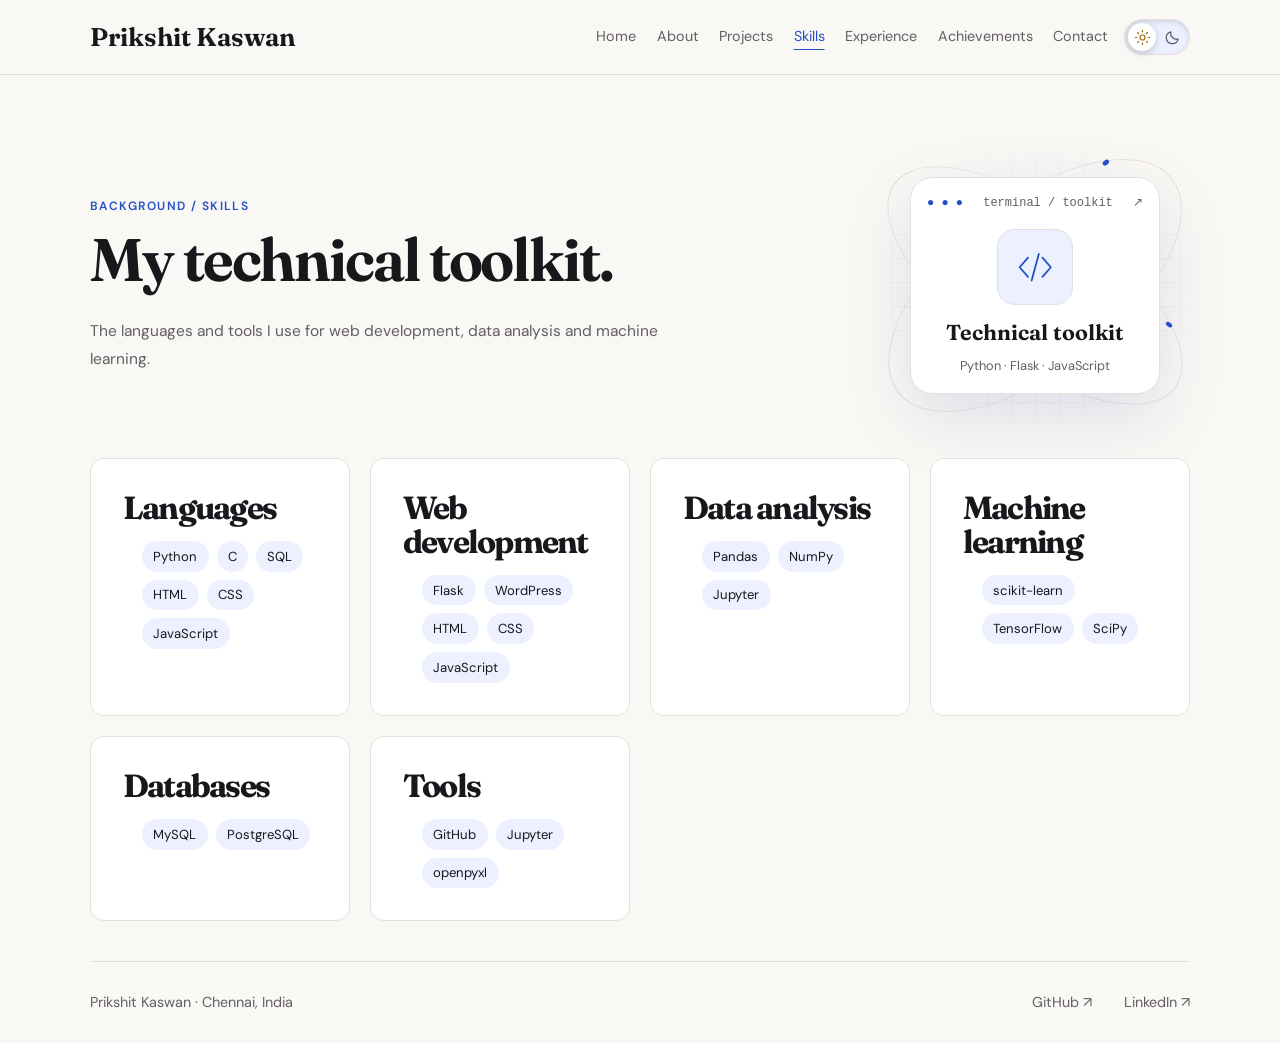
<file: skills/index.html>
<!doctype html>
<html lang="en">
<head>
<meta charset="utf-8">
<meta name="viewport" content="width=device-width, initial-scale=1">
<title>Skills | Prikshit Kaswan</title>
<meta name="description" content="The languages and tools I use for web development, data analysis and machine learning.">
<link rel="canonical" href="https://prikshit1929.github.io/Portfolio/skills/"><meta property="og:url" content="https://prikshit1929.github.io/Portfolio/skills/">
<meta property="og:title" content="Skills | Prikshit Kaswan">
<meta property="og:description" content="The languages and tools I use for web development, data analysis and machine learning.">
<meta property="og:image" content="https://prikshit1929.github.io/Portfolio/assets/portrait.jpg">
<link rel="icon" href="../favicon.ico?v=portrait" type="image/x-icon" sizes="64x64">
<script>
  try {
    if (localStorage.getItem('portfolio-theme') === 'dark') {
      document.documentElement.dataset.theme = 'dark';
    }
  } catch {
    // Keep the default theme when storage is unavailable.
  }
</script>
<link rel="stylesheet" href="../assets/site.css?v=12">
<script src="../assets/site.js?v=9" defer></script>
<link rel="stylesheet" href="../assets/page-scenes.css">
</head>
<body>
<a class="skip" href="#main">Skip to content</a>
<header class="header"><div class="wrap bar"><a class="brand" href="../">Prikshit Kaswan</a><nav id="primary-nav" aria-label="Main navigation"><a href="../">Home</a><a href="../about/">About</a><a href="../work/">Projects</a><a href="./" aria-current="page">Skills</a><a href="../experience/">Experience</a><a href="../achievements/">Achievements</a><a href="../contact/">Contact</a></nav><button class="theme-toggle" type="button" aria-label="Dark mode" aria-pressed="false" hidden><span class="theme-icon theme-sun" aria-hidden="true"><svg viewBox="0 0 24 24" fill="none" stroke="currentColor" stroke-width="1.7" stroke-linecap="round"><circle cx="12" cy="12" r="3.5"/><path d="M12 2v2m0 16v2M2 12h2m16 0h2M5 5l1.5 1.5m11 11L19 19M5 19l1.5-1.5m11-11L19 5"/></svg></span><span class="theme-icon theme-moon" aria-hidden="true"><svg viewBox="0 0 24 24" fill="none" stroke="currentColor" stroke-width="1.7" stroke-linecap="round" stroke-linejoin="round"><path d="M20 14.3A8.5 8.5 0 0 1 9.7 4a8.5 8.5 0 1 0 10.3 10.3Z"/></svg></span></button><button type="button" class="menu-toggle" aria-controls="primary-nav" aria-expanded="false" hidden>Menu</button></div><div class="reading-progress" aria-hidden="true"></div></header>
<main class="wrap" id="main" tabindex="-1">
<section class="page-intro accent-intro scene-heading">
<div><p class="eyebrow">BACKGROUND / SKILLS</p><h1>My technical toolkit.</h1><p class="intro">The languages and tools I use for web development, data analysis and machine learning.</p></div>
<div class="hero-stage page-stage" aria-hidden="true">
<div class="stage-grid"></div><div class="stage-orbit orbit-a"></div><div class="stage-orbit orbit-b"></div>
<div class="portrait page-scene" data-tilt>
<div class="profile-window"><span>● ● ●</span><span>terminal / toolkit</span><span>↗</span></div>
<div class="scene-symbol"><svg viewBox="0 0 32 32" fill="none" stroke="currentColor" stroke-width="1.5" stroke-linecap="round" stroke-linejoin="round"><path d="m10 8-7 8 7 8m12-16 7 8-7 8M19 5l-6 22" pathLength="1"/></svg></div>
<div class="scene-name">Technical toolkit</div><p>Python · Flask · JavaScript</p>
</div>
</div>
</section>
<section class="reference-grid skills-cards" aria-label="Skills by category" data-reveal><article class="panel"><h2>Languages</h2><ul class="reference-tags"><li>Python</li><li>C</li><li>SQL</li><li>HTML</li><li>CSS</li><li>JavaScript</li></ul></article><article class="panel"><h2>Web development</h2><ul class="reference-tags"><li>Flask</li><li>WordPress</li><li>HTML</li><li>CSS</li><li>JavaScript</li></ul></article><article class="panel"><h2>Data analysis</h2><ul class="reference-tags"><li>Pandas</li><li>NumPy</li><li>Jupyter</li></ul></article><article class="panel"><h2>Machine learning</h2><ul class="reference-tags"><li>scikit-learn</li><li>TensorFlow</li><li>SciPy</li></ul></article><article class="panel"><h2>Databases</h2><ul class="reference-tags"><li>MySQL</li><li>PostgreSQL</li></ul></article><article class="panel"><h2>Tools</h2><ul class="reference-tags"><li>GitHub</li><li>Jupyter</li><li>openpyxl</li></ul></article></section>
</main>
<footer class="wrap footer"><span>Prikshit Kaswan · Chennai, India</span><div><a href="https://github.com/prikshit1929">GitHub ↗</a><a href="https://linkedin.com/in/prikshitkaswan">LinkedIn ↗</a></div></footer>
<button class="back-top" type="button" aria-label="Back to top" hidden>↑</button>
</body>
</html>
</file>
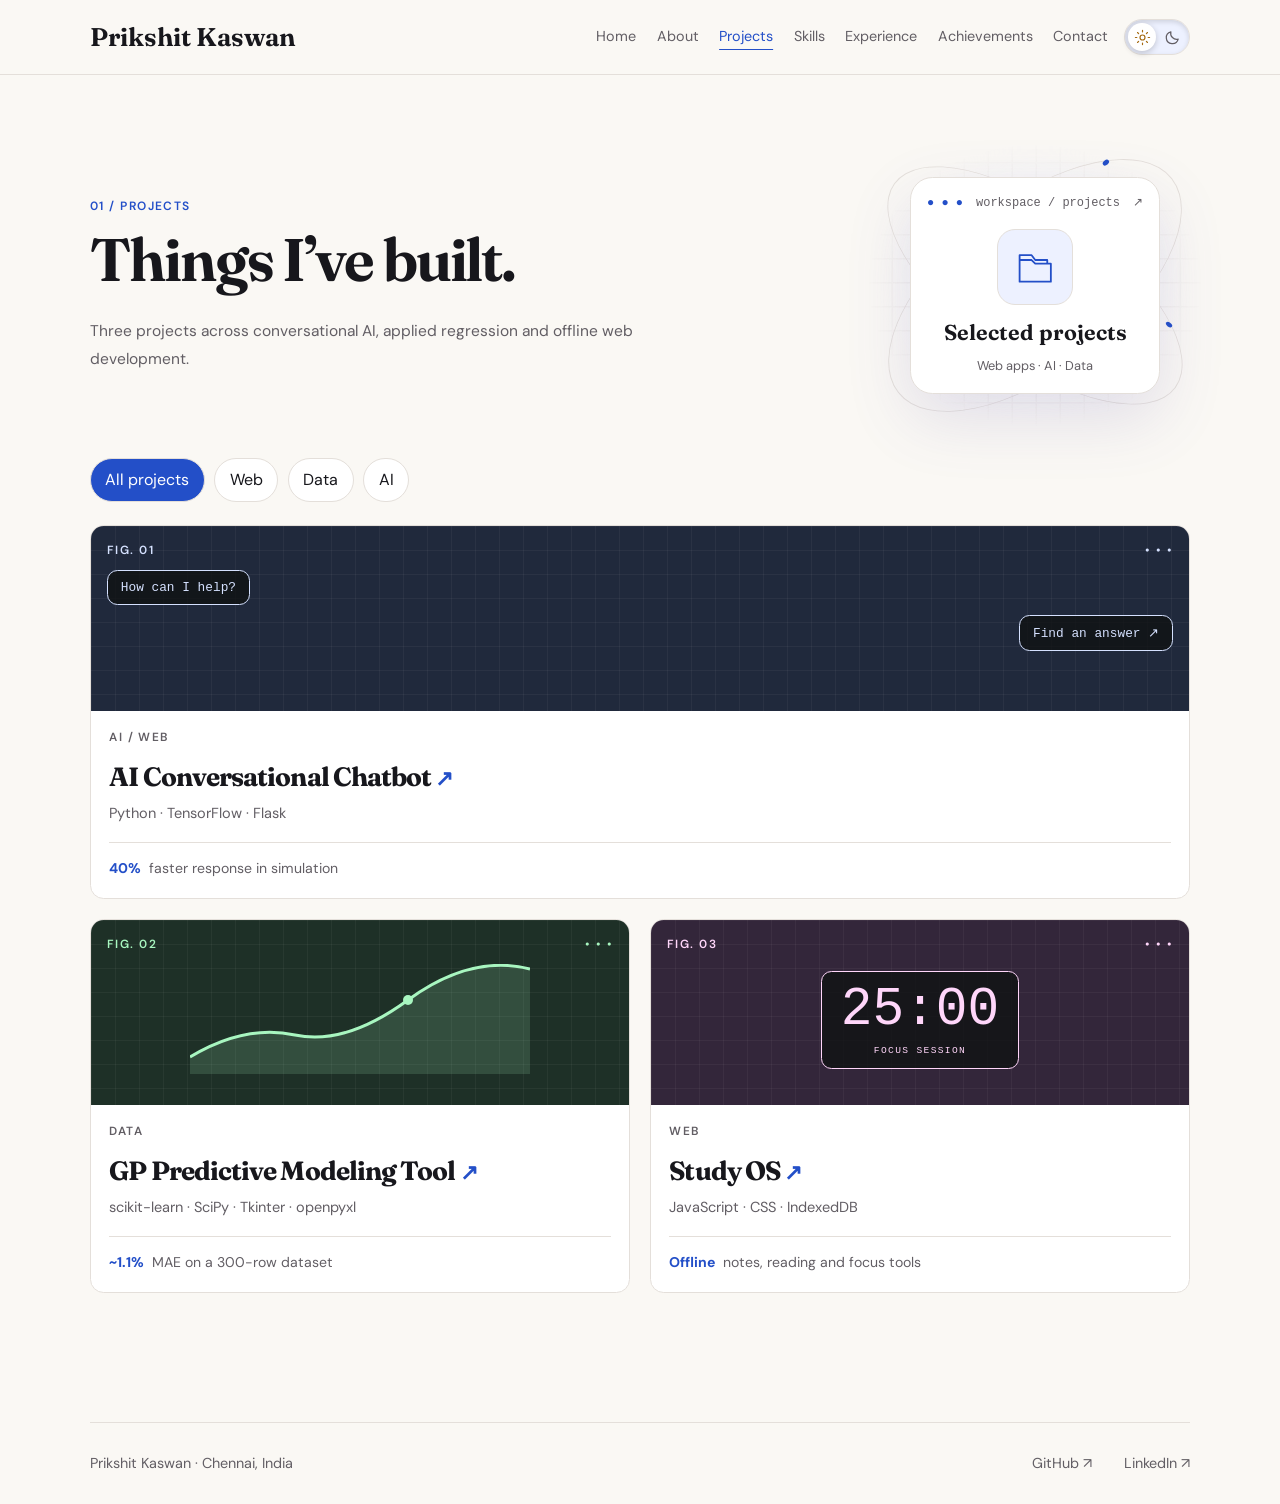
<file: work/index.html>
<!doctype html>
<html lang="en">
<head>
<meta charset="utf-8">
<meta name="viewport" content="width=device-width, initial-scale=1">
<title>Selected Work | Prikshit Kaswan</title>
<meta name="description" content="Explore case studies on conversational AI, predictive modeling and an offline study app.">
<link rel="canonical" href="https://prikshit1929.github.io/Portfolio/work/"><meta property="og:url" content="https://prikshit1929.github.io/Portfolio/work/">
<meta property="og:title" content="Selected Work | Prikshit Kaswan">
<meta property="og:description" content="Explore case studies on conversational AI, predictive modeling and an offline study app.">
<meta property="og:image" content="https://prikshit1929.github.io/Portfolio/assets/portrait.jpg">
<link rel="icon" href="../favicon.ico?v=portrait" type="image/x-icon" sizes="64x64">
<script>
  try {
    if (localStorage.getItem('portfolio-theme') === 'dark') {
      document.documentElement.dataset.theme = 'dark';
    }
  } catch {
    // Keep the default theme when storage is unavailable.
  }
</script>
<link rel="stylesheet" href="../assets/site.css?v=12">
<script src="../assets/site.js?v=9" defer></script>
<link rel="stylesheet" href="../assets/page-scenes.css">
</head>
<body>
<a class="skip" href="#main">Skip to content</a>
<header class="header"><div class="wrap bar"><a class="brand" href="../">Prikshit Kaswan</a><nav id="primary-nav" aria-label="Main navigation"><a href="../">Home</a><a href="../about/">About</a><a href="./" aria-current="page">Projects</a><a href="../skills/">Skills</a><a href="../experience/">Experience</a><a href="../achievements/">Achievements</a><a href="../contact/">Contact</a></nav><button class="theme-toggle" type="button" aria-label="Dark mode" aria-pressed="false" hidden><span class="theme-icon theme-sun" aria-hidden="true"><svg viewBox="0 0 24 24" fill="none" stroke="currentColor" stroke-width="1.7" stroke-linecap="round"><circle cx="12" cy="12" r="3.5"/><path d="M12 2v2m0 16v2M2 12h2m16 0h2M5 5l1.5 1.5m11 11L19 19M5 19l1.5-1.5m11-11L19 5"/></svg></span><span class="theme-icon theme-moon" aria-hidden="true"><svg viewBox="0 0 24 24" fill="none" stroke="currentColor" stroke-width="1.7" stroke-linecap="round" stroke-linejoin="round"><path d="M20 14.3A8.5 8.5 0 0 1 9.7 4a8.5 8.5 0 1 0 10.3 10.3Z"/></svg></span></button><button type="button" class="menu-toggle" aria-controls="primary-nav" aria-expanded="false" hidden>Menu</button></div><div class="reading-progress" aria-hidden="true"></div></header>
<main class="wrap" id="main" tabindex="-1">

<section class="page-intro scene-heading">
<div><p class="eyebrow">01 / PROJECTS</p><h1>Things I’ve built.</h1><p class="intro">Three projects across conversational AI, applied regression and offline web development.</p></div>
<div class="hero-stage page-stage" aria-hidden="true">
<div class="stage-grid"></div><div class="stage-orbit orbit-a"></div><div class="stage-orbit orbit-b"></div>
<div class="portrait page-scene" data-tilt>
<div class="profile-window"><span>● ● ●</span><span>workspace / projects</span><span>↗</span></div>
<div class="scene-symbol"><svg viewBox="0 0 32 32" fill="none" stroke="currentColor" stroke-width="1.5" stroke-linecap="round" stroke-linejoin="round"><path d="M3 10h10l3 3h13v15H3ZM3 10V6h10l3 4h10v3" pathLength="1"/></svg></div>
<div class="scene-name">Selected projects</div><p>Web apps · AI · Data</p>
</div>
</div>
</section>
<section class="section work"><div class="filters" hidden role="group" aria-label="Filter projects">
<button data-filter="ALL" aria-pressed="true">All projects</button><button data-filter="WEB" aria-pressed="false">Web</button><button data-filter="DATA" aria-pressed="false">Data</button><button data-filter="AI" aria-pressed="false">AI</button><span class="filter-status" role="status"></span></div>
<div class="grid reference-projects"><article class="project featured-work" data-category="AI / WEB"><div class="art art-01" aria-hidden="true"><div class="art-label"><span>FIG. 01</span><span>• • •</span></div><div class="bubble">How can I help?</div><div class="bubble reply">Find an answer <span>↗</span></div></div><div class="project-body"><p class="eyebrow">AI / WEB</p><h3><a href="chatbot/">AI Conversational Chatbot <span aria-hidden="true">↗</span></a></h3><p>Python · TensorFlow · Flask</p><div class="result"><strong>40%</strong> faster response in simulation</div></div></article><article class="project" data-category="DATA"><div class="art art-02" aria-hidden="true"><div class="art-label"><span>FIG. 02</span><span>• • •</span></div><svg viewBox="0 0 340 110" aria-hidden="true"><path d="M0 93 Q55 60 105 71 T218 36 T340 5 L340 110 H0Z" fill="currentColor" opacity=".15"/><path d="M0 93 Q55 60 105 71 T218 36 T340 5" fill="none" class="plot-line" pathLength="1" stroke="currentColor" stroke-width="3"/><circle cx="218" cy="36" r="5" fill="currentColor"/></svg></div><div class="project-body"><p class="eyebrow">DATA</p><h3><a href="predictive-modeling/">GP Predictive Modeling Tool <span aria-hidden="true">↗</span></a></h3><p>scikit-learn · SciPy · Tkinter · openpyxl</p><div class="result"><strong>~1.1%</strong> MAE on a 300-row dataset</div></div></article><article class="project" data-category="WEB"><div class="art art-03" aria-hidden="true"><div class="art-label"><span>FIG. 03</span><span>• • •</span></div><div class="timer">25:00 <span>FOCUS SESSION</span></div></div><div class="project-body"><p class="eyebrow">WEB</p><h3><a href="study-os/">Study OS <span aria-hidden="true">↗</span></a></h3><p>JavaScript · CSS · IndexedDB</p><div class="result"><strong>Offline</strong> notes, reading and focus tools</div></div></article></div></section>
</main>
<footer class="wrap footer"><span>Prikshit Kaswan · Chennai, India</span><div><a href="https://github.com/prikshit1929">GitHub ↗</a><a href="https://linkedin.com/in/prikshitkaswan">LinkedIn ↗</a></div></footer>
<button class="back-top" type="button" aria-label="Back to top" hidden>↑</button>
</body>
</html>
</file>
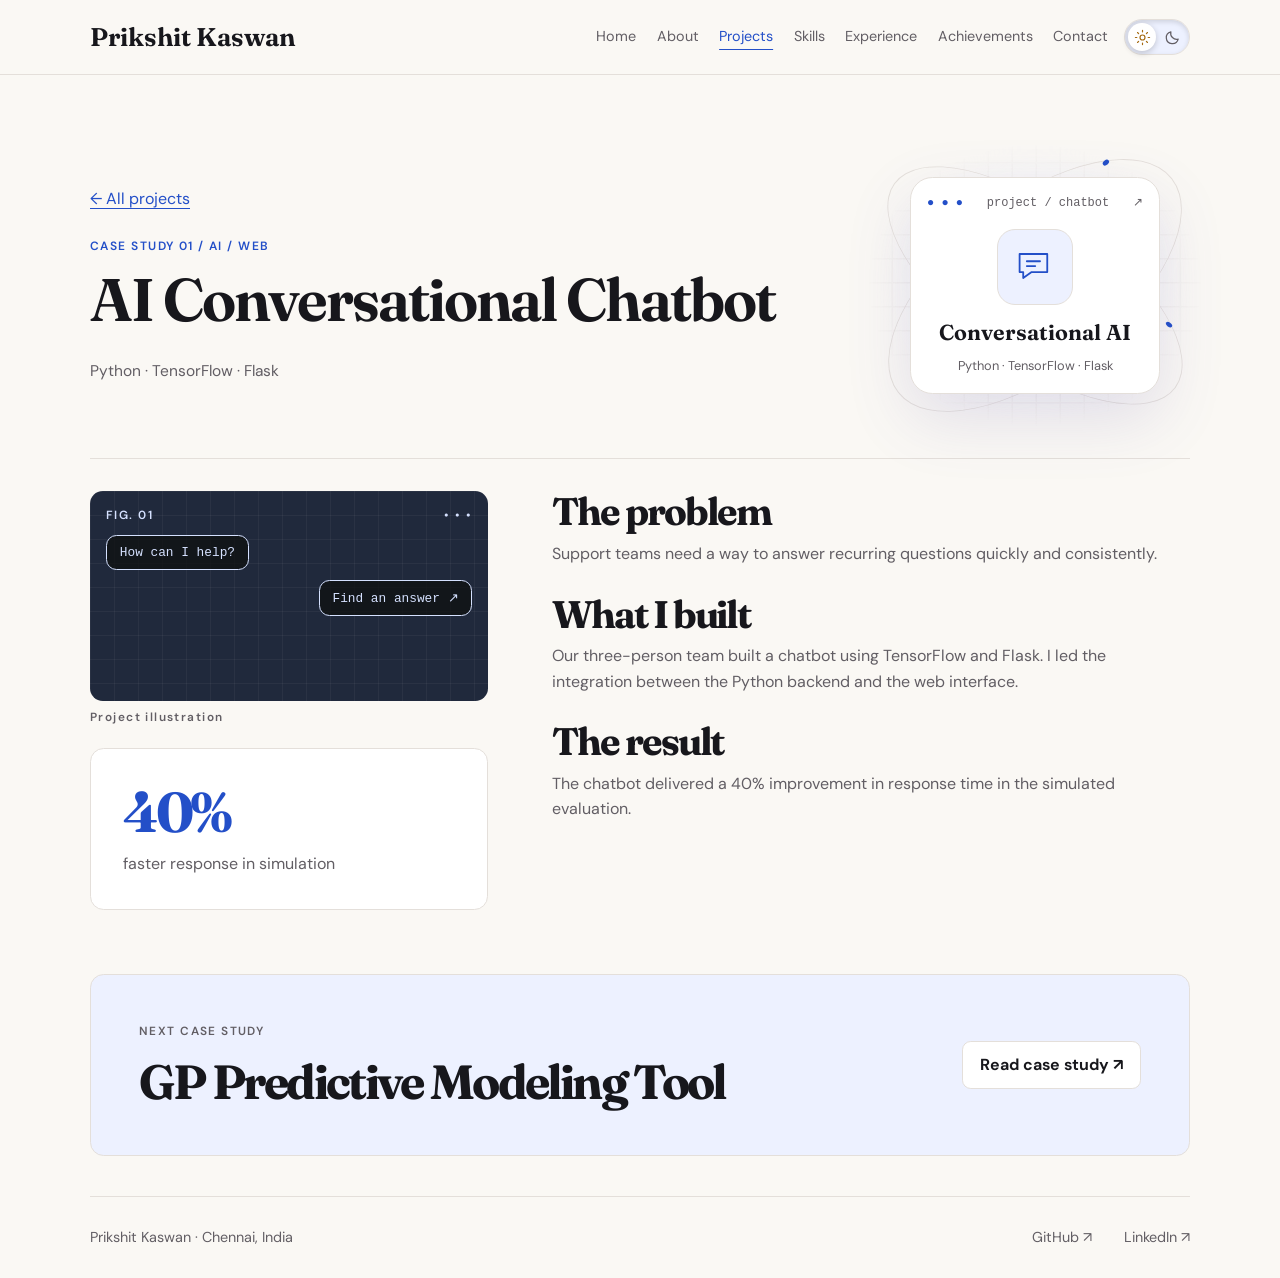
<file: work/chatbot/index.html>
<!doctype html>
<html lang="en">
<head>
<meta charset="utf-8">
<meta name="viewport" content="width=device-width, initial-scale=1">
<title>AI Conversational Chatbot | Prikshit Kaswan</title>
<meta name="description" content="Support teams need a way to answer recurring questions quickly and consistently.">
<link rel="canonical" href="https://prikshit1929.github.io/Portfolio/work/chatbot/"><meta property="og:url" content="https://prikshit1929.github.io/Portfolio/work/chatbot/">
<meta property="og:title" content="AI Conversational Chatbot | Prikshit Kaswan">
<meta property="og:description" content="Support teams need a way to answer recurring questions quickly and consistently.">
<meta property="og:image" content="https://prikshit1929.github.io/Portfolio/assets/portrait.jpg">
<link rel="icon" href="../../favicon.ico?v=portrait" type="image/x-icon" sizes="64x64">
<script>
  try {
    if (localStorage.getItem('portfolio-theme') === 'dark') {
      document.documentElement.dataset.theme = 'dark';
    }
  } catch {
    // Keep the default theme when storage is unavailable.
  }
</script>
<link rel="stylesheet" href="../../assets/site.css?v=12">
<script src="../../assets/site.js?v=9" defer></script>
<link rel="stylesheet" href="../../assets/page-scenes.css">
</head>
<body>
<a class="skip" href="#main">Skip to content</a>
<header class="header"><div class="wrap bar"><a class="brand" href="../../">Prikshit Kaswan</a><nav id="primary-nav" aria-label="Main navigation"><a href="../../">Home</a><a href="../../about/">About</a><a href="../" aria-current="page">Projects</a><a href="../../skills/">Skills</a><a href="../../experience/">Experience</a><a href="../../achievements/">Achievements</a><a href="../../contact/">Contact</a></nav><button class="theme-toggle" type="button" aria-label="Dark mode" aria-pressed="false" hidden><span class="theme-icon theme-sun" aria-hidden="true"><svg viewBox="0 0 24 24" fill="none" stroke="currentColor" stroke-width="1.7" stroke-linecap="round"><circle cx="12" cy="12" r="3.5"/><path d="M12 2v2m0 16v2M2 12h2m16 0h2M5 5l1.5 1.5m11 11L19 19M5 19l1.5-1.5m11-11L19 5"/></svg></span><span class="theme-icon theme-moon" aria-hidden="true"><svg viewBox="0 0 24 24" fill="none" stroke="currentColor" stroke-width="1.7" stroke-linecap="round" stroke-linejoin="round"><path d="M20 14.3A8.5 8.5 0 0 1 9.7 4a8.5 8.5 0 1 0 10.3 10.3Z"/></svg></span></button><button type="button" class="menu-toggle" aria-controls="primary-nav" aria-expanded="false" hidden>Menu</button></div><div class="reading-progress" aria-hidden="true"></div></header>
<main class="wrap" id="main" tabindex="-1">

<section class="page-intro case scene-heading">
<div><a class="text-link" href="../">← All projects</a><p class="eyebrow">CASE STUDY 01 / AI / WEB</p><h1>AI Conversational Chatbot</h1><p class="intro">Python · TensorFlow · Flask</p></div>
<div class="hero-stage page-stage" aria-hidden="true">
<div class="stage-grid"></div><div class="stage-orbit orbit-a"></div><div class="stage-orbit orbit-b"></div>
<div class="portrait page-scene" data-tilt>
<div class="profile-window"><span>● ● ●</span><span>project / chatbot</span><span>↗</span></div>
<div class="scene-symbol"><svg viewBox="0 0 32 32" fill="none" stroke="currentColor" stroke-width="1.5" stroke-linecap="round" stroke-linejoin="round"><path d="M3 5h23v15H13l-7 5v-5H3Zm6 6h11m-11 4h7" pathLength="1"/></svg></div>
<div class="scene-name">Conversational AI</div><p>Python · TensorFlow · Flask</p>
</div>
</div>
</section>
<div class="case-layout"><div><div class="art art-01" aria-hidden="true"><div class="art-label"><span>FIG. 01</span><span>• • •</span></div><div class="bubble">How can I help?</div><div class="bubble reply">Find an answer <span>↗</span></div></div><p class="caption">Project illustration</p><div class="case-stat"><strong>40%</strong><span>faster response in simulation</span></div></div>
<div class="case-copy"><section><h2>The problem</h2><p>Support teams need a way to answer recurring questions quickly and consistently.</p></section><section><h2>What I built</h2><p>Our three-person team built a chatbot using TensorFlow and Flask. I led the integration between the Python backend and the web interface.</p></section><section><h2>The result</h2><p>The chatbot delivered a 40% improvement in response time in the simulated evaluation.</p></section></div></div>
<section class="callout"><div><p class="eyebrow">NEXT CASE STUDY</p><h2>GP Predictive Modeling Tool</h2></div><a class="button" href="../predictive-modeling/">Read case study ↗</a></section>
</main>
<footer class="wrap footer"><span>Prikshit Kaswan · Chennai, India</span><div><a href="https://github.com/prikshit1929">GitHub ↗</a><a href="https://linkedin.com/in/prikshitkaswan">LinkedIn ↗</a></div></footer>
<button class="back-top" type="button" aria-label="Back to top" hidden>↑</button>
</body>
</html>
</file>
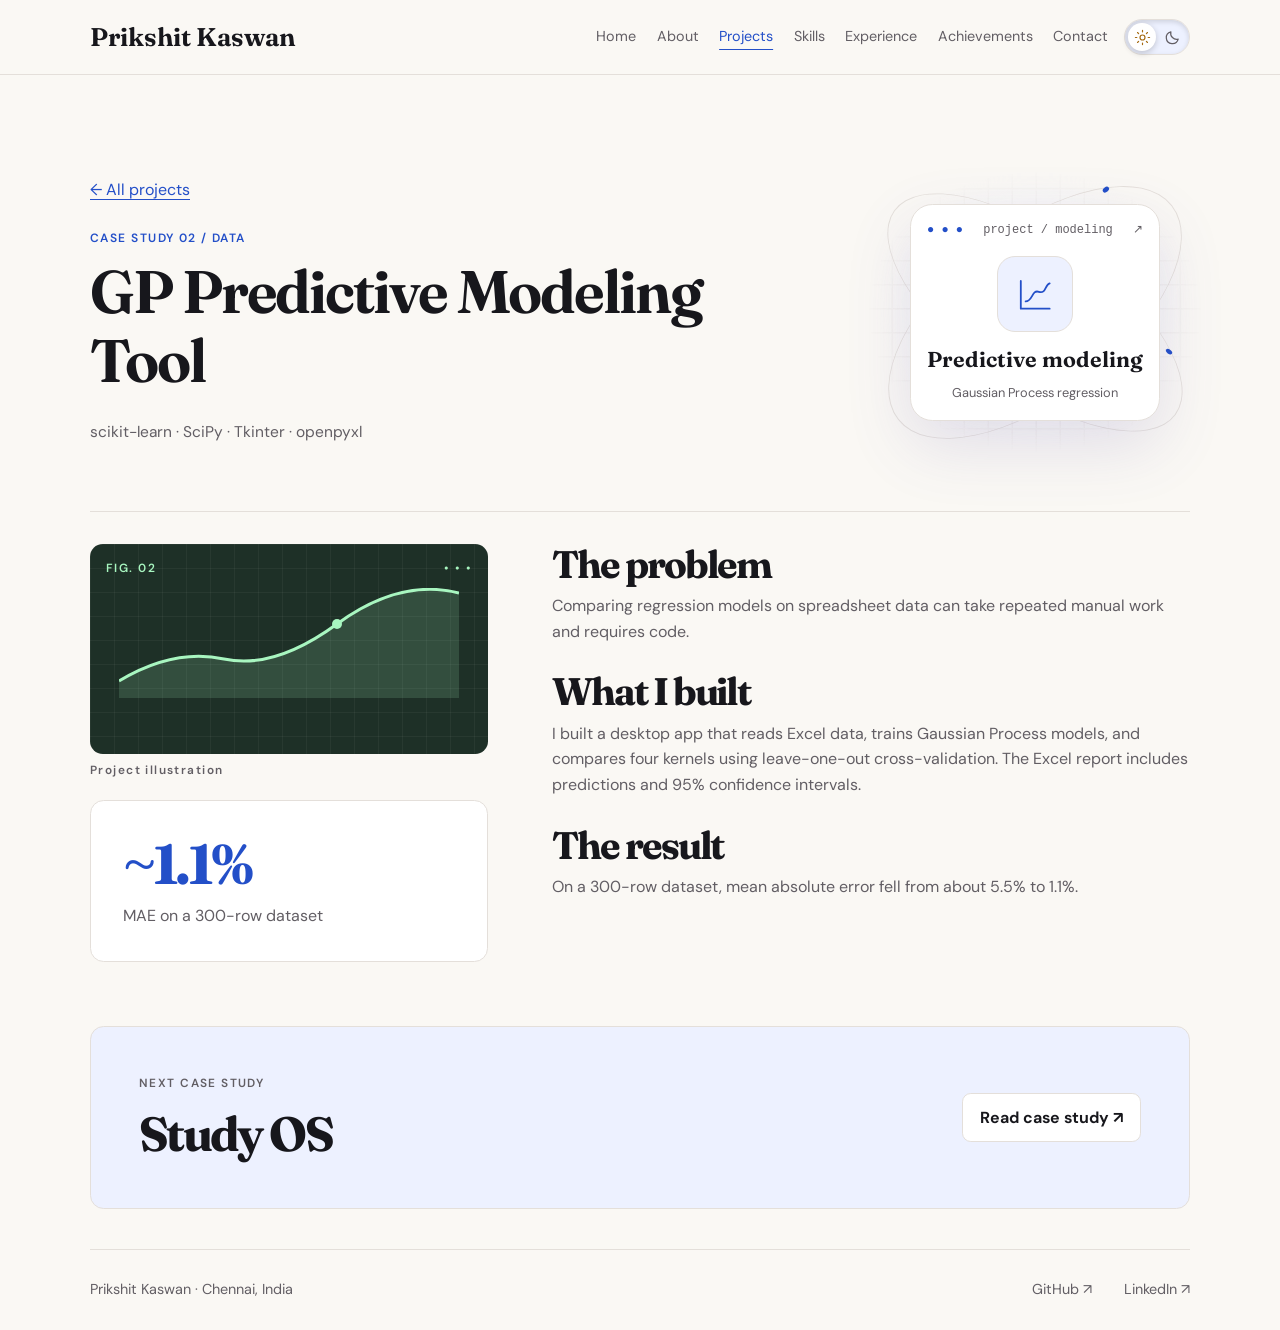
<file: work/predictive-modeling/index.html>
<!doctype html>
<html lang="en">
<head>
<meta charset="utf-8">
<meta name="viewport" content="width=device-width, initial-scale=1">
<title>GP Predictive Modeling Tool | Prikshit Kaswan</title>
<meta name="description" content="Comparing regression models on spreadsheet data can take repeated manual work and requires code.">
<link rel="canonical" href="https://prikshit1929.github.io/Portfolio/work/predictive-modeling/"><meta property="og:url" content="https://prikshit1929.github.io/Portfolio/work/predictive-modeling/">
<meta property="og:title" content="GP Predictive Modeling Tool | Prikshit Kaswan">
<meta property="og:description" content="Comparing regression models on spreadsheet data can take repeated manual work and requires code.">
<meta property="og:image" content="https://prikshit1929.github.io/Portfolio/assets/portrait.jpg">
<link rel="icon" href="../../favicon.ico?v=portrait" type="image/x-icon" sizes="64x64">
<script>
  try {
    if (localStorage.getItem('portfolio-theme') === 'dark') {
      document.documentElement.dataset.theme = 'dark';
    }
  } catch {
    // Keep the default theme when storage is unavailable.
  }
</script>
<link rel="stylesheet" href="../../assets/site.css?v=12">
<script src="../../assets/site.js?v=9" defer></script>
<link rel="stylesheet" href="../../assets/page-scenes.css">
</head>
<body>
<a class="skip" href="#main">Skip to content</a>
<header class="header"><div class="wrap bar"><a class="brand" href="../../">Prikshit Kaswan</a><nav id="primary-nav" aria-label="Main navigation"><a href="../../">Home</a><a href="../../about/">About</a><a href="../" aria-current="page">Projects</a><a href="../../skills/">Skills</a><a href="../../experience/">Experience</a><a href="../../achievements/">Achievements</a><a href="../../contact/">Contact</a></nav><button class="theme-toggle" type="button" aria-label="Dark mode" aria-pressed="false" hidden><span class="theme-icon theme-sun" aria-hidden="true"><svg viewBox="0 0 24 24" fill="none" stroke="currentColor" stroke-width="1.7" stroke-linecap="round"><circle cx="12" cy="12" r="3.5"/><path d="M12 2v2m0 16v2M2 12h2m16 0h2M5 5l1.5 1.5m11 11L19 19M5 19l1.5-1.5m11-11L19 5"/></svg></span><span class="theme-icon theme-moon" aria-hidden="true"><svg viewBox="0 0 24 24" fill="none" stroke="currentColor" stroke-width="1.7" stroke-linecap="round" stroke-linejoin="round"><path d="M20 14.3A8.5 8.5 0 0 1 9.7 4a8.5 8.5 0 1 0 10.3 10.3Z"/></svg></span></button><button type="button" class="menu-toggle" aria-controls="primary-nav" aria-expanded="false" hidden>Menu</button></div><div class="reading-progress" aria-hidden="true"></div></header>
<main class="wrap" id="main" tabindex="-1">

<section class="page-intro case scene-heading">
<div><a class="text-link" href="../">← All projects</a><p class="eyebrow">CASE STUDY 02 / DATA</p><h1>GP Predictive Modeling Tool</h1><p class="intro">scikit-learn · SciPy · Tkinter · openpyxl</p></div>
<div class="hero-stage page-stage" aria-hidden="true">
<div class="stage-grid"></div><div class="stage-orbit orbit-a"></div><div class="stage-orbit orbit-b"></div>
<div class="portrait page-scene" data-tilt>
<div class="profile-window"><span>● ● ●</span><span>project / modeling</span><span>↗</span></div>
<div class="scene-symbol"><svg viewBox="0 0 32 32" fill="none" stroke="currentColor" stroke-width="1.5" stroke-linecap="round" stroke-linejoin="round"><path d="M4 5v23h24M8 22c6 0 5-10 11-8s5-6 9-7" pathLength="1"/></svg></div>
<div class="scene-name">Predictive modeling</div><p>Gaussian Process regression</p>
</div>
</div>
</section>
<div class="case-layout"><div><div class="art art-02" aria-hidden="true"><div class="art-label"><span>FIG. 02</span><span>• • •</span></div><svg viewBox="0 0 340 110" aria-hidden="true"><path d="M0 93 Q55 60 105 71 T218 36 T340 5 L340 110 H0Z" fill="currentColor" opacity=".15"/><path d="M0 93 Q55 60 105 71 T218 36 T340 5" fill="none" class="plot-line" pathLength="1" stroke="currentColor" stroke-width="3"/><circle cx="218" cy="36" r="5" fill="currentColor"/></svg></div><p class="caption">Project illustration</p><div class="case-stat"><strong>~1.1%</strong><span>MAE on a 300-row dataset</span></div></div>
<div class="case-copy"><section><h2>The problem</h2><p>Comparing regression models on spreadsheet data can take repeated manual work and requires code.</p></section><section><h2>What I built</h2><p>I built a desktop app that reads Excel data, trains Gaussian Process models, and compares four kernels using leave-one-out cross-validation. The Excel report includes predictions and 95% confidence intervals.</p></section><section><h2>The result</h2><p>On a 300-row dataset, mean absolute error fell from about 5.5% to 1.1%.</p></section></div></div>
<section class="callout"><div><p class="eyebrow">NEXT CASE STUDY</p><h2>Study OS</h2></div><a class="button" href="../study-os/">Read case study ↗</a></section>
</main>
<footer class="wrap footer"><span>Prikshit Kaswan · Chennai, India</span><div><a href="https://github.com/prikshit1929">GitHub ↗</a><a href="https://linkedin.com/in/prikshitkaswan">LinkedIn ↗</a></div></footer>
<button class="back-top" type="button" aria-label="Back to top" hidden>↑</button>
</body>
</html>
</file>
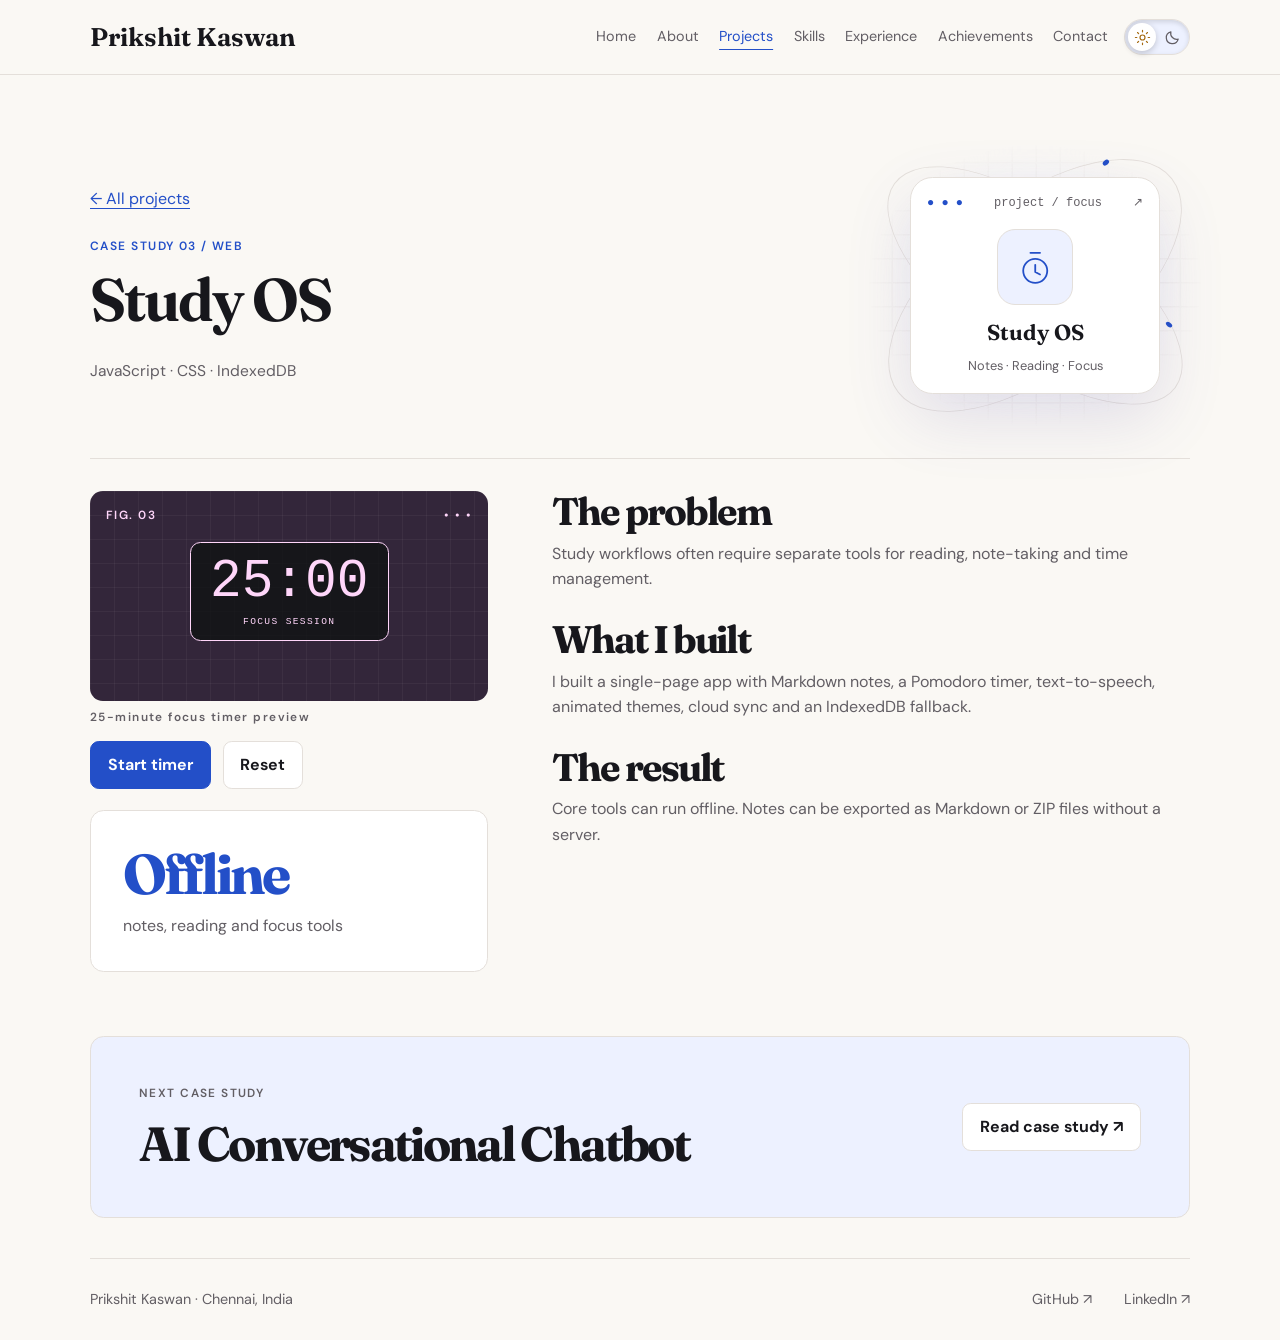
<file: work/study-os/index.html>
<!doctype html>
<html lang="en">
<head>
<meta charset="utf-8">
<meta name="viewport" content="width=device-width, initial-scale=1">
<title>Study OS | Prikshit Kaswan</title>
<meta name="description" content="Study workflows often require separate tools for reading, note-taking and time management.">
<link rel="canonical" href="https://prikshit1929.github.io/Portfolio/work/study-os/"><meta property="og:url" content="https://prikshit1929.github.io/Portfolio/work/study-os/">
<meta property="og:title" content="Study OS | Prikshit Kaswan">
<meta property="og:description" content="Study workflows often require separate tools for reading, note-taking and time management.">
<meta property="og:image" content="https://prikshit1929.github.io/Portfolio/assets/portrait.jpg">
<link rel="icon" href="../../favicon.ico?v=portrait" type="image/x-icon" sizes="64x64">
<script>
  try {
    if (localStorage.getItem('portfolio-theme') === 'dark') {
      document.documentElement.dataset.theme = 'dark';
    }
  } catch {
    // Keep the default theme when storage is unavailable.
  }
</script>
<link rel="stylesheet" href="../../assets/site.css?v=12">
<script src="../../assets/site.js?v=9" defer></script>
<link rel="stylesheet" href="../../assets/page-scenes.css">
</head>
<body>
<a class="skip" href="#main">Skip to content</a>
<header class="header"><div class="wrap bar"><a class="brand" href="../../">Prikshit Kaswan</a><nav id="primary-nav" aria-label="Main navigation"><a href="../../">Home</a><a href="../../about/">About</a><a href="../" aria-current="page">Projects</a><a href="../../skills/">Skills</a><a href="../../experience/">Experience</a><a href="../../achievements/">Achievements</a><a href="../../contact/">Contact</a></nav><button class="theme-toggle" type="button" aria-label="Dark mode" aria-pressed="false" hidden><span class="theme-icon theme-sun" aria-hidden="true"><svg viewBox="0 0 24 24" fill="none" stroke="currentColor" stroke-width="1.7" stroke-linecap="round"><circle cx="12" cy="12" r="3.5"/><path d="M12 2v2m0 16v2M2 12h2m16 0h2M5 5l1.5 1.5m11 11L19 19M5 19l1.5-1.5m11-11L19 5"/></svg></span><span class="theme-icon theme-moon" aria-hidden="true"><svg viewBox="0 0 24 24" fill="none" stroke="currentColor" stroke-width="1.7" stroke-linecap="round" stroke-linejoin="round"><path d="M20 14.3A8.5 8.5 0 0 1 9.7 4a8.5 8.5 0 1 0 10.3 10.3Z"/></svg></span></button><button type="button" class="menu-toggle" aria-controls="primary-nav" aria-expanded="false" hidden>Menu</button></div><div class="reading-progress" aria-hidden="true"></div></header>
<main class="wrap" id="main" tabindex="-1">

<section class="page-intro case scene-heading">
<div><a class="text-link" href="../">← All projects</a><p class="eyebrow">CASE STUDY 03 / WEB</p><h1>Study OS</h1><p class="intro">JavaScript · CSS · IndexedDB</p></div>
<div class="hero-stage page-stage" aria-hidden="true">
<div class="stage-grid"></div><div class="stage-orbit orbit-a"></div><div class="stage-orbit orbit-b"></div>
<div class="portrait page-scene" data-tilt>
<div class="profile-window"><span>● ● ●</span><span>project / focus</span><span>↗</span></div>
<div class="scene-symbol"><svg viewBox="0 0 32 32" fill="none" stroke="currentColor" stroke-width="1.5" stroke-linecap="round" stroke-linejoin="round"><path d="M16 29a10 10 0 1 0 0-20 10 10 0 0 0 0 20ZM12 4h8m-4 10v6l4 2" pathLength="1"/></svg></div>
<div class="scene-name">Study OS</div><p>Notes · Reading · Focus</p>
</div>
</div>
</section>
<div class="case-layout"><div><div class="art art-03" aria-hidden="true"><div class="art-label"><span>FIG. 03</span><span>• • •</span></div><div class="timer"><b data-timer-display>25:00</b> <span>FOCUS SESSION</span></div></div><p class="caption">25-minute focus timer preview</p>
<div class="actions timer-controls" data-timer hidden>
<button type="button" class="button primary" data-timer-toggle>Start timer</button>
<button type="button" class="button" data-timer-reset>Reset</button>
<output role="timer" class="timer-readable" aria-label="Time remaining" aria-live="off">25:00</output>
<p role="status" data-timer-status></p>
</div><div class="case-stat"><strong>Offline</strong><span>notes, reading and focus tools</span></div></div>
<div class="case-copy"><section><h2>The problem</h2><p>Study workflows often require separate tools for reading, note-taking and time management.</p></section><section><h2>What I built</h2><p>I built a single-page app with Markdown notes, a Pomodoro timer, text-to-speech, animated themes, cloud sync and an IndexedDB fallback.</p></section><section><h2>The result</h2><p>Core tools can run offline. Notes can be exported as Markdown or ZIP files without a server.</p></section></div></div>
<section class="callout"><div><p class="eyebrow">NEXT CASE STUDY</p><h2>AI Conversational Chatbot</h2></div><a class="button" href="../chatbot/">Read case study ↗</a></section>
</main>
<footer class="wrap footer"><span>Prikshit Kaswan · Chennai, India</span><div><a href="https://github.com/prikshit1929">GitHub ↗</a><a href="https://linkedin.com/in/prikshitkaswan">LinkedIn ↗</a></div></footer>
<button class="back-top" type="button" aria-label="Back to top" hidden>↑</button>
</body>
</html>
</file>
<file: assets/site.css>
@import url("https://fonts.googleapis.com/css2?family=DM+Sans:wght@400;500;600;700&family=Fraunces:ital,opsz,wght@0,9..144,650;1,9..144,400&display=swap");

:root {
  color-scheme: light;
  --bg: #faf8f4;
  --surface: #fff;
  --ink: #17171c;
  --muted: #625e64;
  --line: #e4dfda;
  --accent: #234fc8;
  --accent-hover: #193ba0;
  --tint: #edf1ff;
  --display: "Fraunces", Georgia, serif;
  --mono: ui-monospace, SFMono-Regular, Consolas, monospace;
  font: 100%/1.6 "DM Sans", system-ui, sans-serif;
}
* { box-sizing: border-box; }
[hidden] { display: none !important; }
html { scroll-padding-top: 9rem; }
body { margin: 0; background: var(--bg); color: var(--ink); }
a { color: inherit; }
button { font: inherit; cursor: pointer; }
:focus-visible { outline: 2px solid var(--accent); outline-offset: 5px; }
main:focus { outline: none; }
.wrap { width: min(1100px, 100% - 2 * clamp(1rem, 5vw, 4rem)); margin-inline: auto; }
.skip { position: fixed; top: 1rem; left: 1rem; z-index: 5; padding: .6rem 1rem; background: var(--accent); color: white; transform: translateY(-200%); }
.skip:focus { transform: translateY(0); }
.header { position: sticky; top: 0; z-index: 3; background: var(--bg); border-bottom: 1px solid var(--line); backdrop-filter: blur(16px); }
.bar, .footer, .section-head, .callout { display: flex; justify-content: space-between; align-items: center; gap: 1.25rem; }
.bar { min-height: 74px; flex-wrap: wrap; padding-block: .6rem; }
.brand { display: inline-flex; align-items: center; font: 650 1.6rem var(--display); text-decoration: none; }
nav, .footer div { display: flex; gap: clamp(.85rem, 3vw, 2rem); }
nav a, .footer a { color: var(--muted); font-size: .9rem; text-decoration: none; }
nav a[aria-current], nav a:hover, .footer a:hover, .text-link { color: var(--accent); }
nav a[aria-current] { text-decoration: underline; text-underline-offset: .5rem; }
h1, h2, h3, p, figure { margin: 0; }
h1, h2, h3 { font-family: var(--display); line-height: 1.06; letter-spacing: -.055em; }
h1 { font-size: clamp(3.2rem, 8.2vw, 8rem); font-weight: 650; }
h2 { font-size: clamp(2rem, 4.5vw, 4rem); }
h3 { font-size: clamp(1.25rem, 2.2vw, 1.65rem); letter-spacing: -.035em; }
h1 em { color: var(--accent); font-style: italic; font-weight: 400; }
p, li { color: var(--muted); }
.eyebrow, .art-label, figcaption, .caption { font: 600 .74rem/1.5 "DM Sans", sans-serif; letter-spacing: .12em; color: var(--muted); }
.eyebrow { margin-bottom: 1rem; }
.dot { display: inline-block; width: .6rem; height: .6rem; margin-right: .45rem; border-radius: 50%; background: #188551; }
.hero { display: grid; grid-template-columns: 1fr auto; gap: clamp(2rem, 6vw, 6rem); align-items: center; padding-block: clamp(3rem, 9vw, 8rem); }
.intro { max-width: 57ch; margin-top: 1.5rem; font-size: clamp(1.04rem, 1.8vw, 1.28rem); }
.actions { display: flex; flex-wrap: wrap; align-items: center; gap: .75rem; margin-top: 1.65rem; }
.button { display: inline-flex; gap: 1.1rem; align-items: center; justify-content: center; padding: .65rem 1.05rem; min-height: 48px; border: 1px solid var(--line); border-radius: .55rem; color: var(--ink); background: var(--surface); text-decoration: none; font-weight: 680; }
.button:hover { border-color: var(--accent); }
.primary { color: white; background: var(--accent); border-color: var(--accent); }
.primary:hover { background: var(--accent-hover); }
.portrait { display: grid; justify-items: center; gap: 1.15rem; }
.portrait img { display: block; width: clamp(190px, 25vw, 294px); height: auto; aspect-ratio: 1; object-fit: cover; border-radius: 50%; border: 5px solid var(--surface); box-shadow: 0 18px 50px #302d4b22; }
figcaption { padding: .45rem .9rem; border-radius: 2rem; border: 1px solid var(--line); background: var(--surface); color: var(--accent); text-align: center; letter-spacing: .025em; }
.stats { display: grid; grid-template-columns: repeat(3,1fr); border-block: 1px solid var(--line); }
.stats div { padding: 1.3rem clamp(.5rem, 2.5vw, 2rem); }
.stats div + div { border-left: 1px solid var(--line); }
.stats strong, .case-stat strong { font-family: var(--display); display: block; color: var(--accent); font-size: clamp(1.8rem, 5vw, 3.5rem); line-height: 1.1; letter-spacing: -.06em; }
.stats span, .case-stat span { display: block; margin-top: .55rem; color: var(--muted); }
.section { padding-block: clamp(2.5rem, 7vw, 6rem); }
.section-head { margin-bottom: 1.6rem; flex-wrap: wrap; align-items: end; }
.text-link { text-underline-offset: .25em; overflow-wrap: anywhere; }
.grid { display: grid; grid-template-columns: repeat(3,minmax(0,1fr)); gap: 1rem; }
.project, .panel, .case-stat { border: 1px solid var(--line); border-radius: .85rem; background: var(--surface); }
.project { overflow: hidden; position: relative; display: flex; flex-direction: column; transition: border-color .2s, transform .2s; }
.project:hover, .project:focus-within { border-color: var(--accent); }
.project:focus-within { outline: 2px solid var(--accent); outline-offset: 4px; }
.project-body { padding: 1.15rem; display: flex; flex-direction: column; flex: 1; }
.project h3 a { text-decoration: none; }
.project h3 a::after { content: ""; position: absolute; inset: 0; }
.project h3 a span { color: var(--accent); font-size: .85em; }
.project-body > p:not(.eyebrow) { margin: .65rem 0 1.1rem; font-size: .91rem; }
.result { margin-top: auto; padding-top: .85rem; border-top: 1px solid var(--line); color: var(--muted); font-size: .88rem; }
.result strong { color: var(--accent); margin-right: .25rem; }
.art { min-height: 185px; display: grid; align-content: start; gap: .65rem; padding: 1rem; background-image: linear-gradient(#ffffff0b 1px, transparent 1px),linear-gradient(90deg,#ffffff0b 1px, transparent 1px); background-size: 24px 24px; overflow: hidden; }
.art-01 { background-color: #20293c; color: #d5e1ff; }
.art-02 { background-color: #1e3027; color: #a8f6c0; }
.art-03 { background-color: #33263a; color: #ffd6fa; }
.art-label { display: flex; justify-content: space-between; color: inherit; }
.bubble, .timer { width: fit-content; padding: .55rem .8rem; border: 1px solid currentColor; border-radius: .65rem; background: #101212c9; font: .8rem var(--mono); }
.reply { justify-self: end; }
.art svg { width: min(100%, 340px); justify-self: center; }
.timer { justify-self: center; margin-block: .4rem; font-size: clamp(2rem, 5vw, 3.3rem); line-height: 1; padding: .8rem 1.2rem; text-align: center; }
.timer span { display: block; font-size: .6rem; margin-top: .55rem; letter-spacing: .14em; }
.split, .case-layout { display: grid; grid-template-columns: 1fr 1.6fr; gap: clamp(1.2rem, 5vw, 5rem); border-top: 1px solid var(--line); }
.process { margin: 0; padding-left: 1.6rem; }
.process li { padding: .7rem .35rem; border-bottom: 1px solid var(--line); }
.process li::marker { color: var(--accent); }
.callout { flex-wrap: wrap; margin-block: 2rem; border: 1px solid var(--line); border-radius: .85rem; padding: clamp(1.1rem, 4vw, 3rem); background: var(--tint); }
.callout h2 { font-size: clamp(1.65rem, 4vw, 3rem); }
.footer { padding-block: 1.8rem; margin-top: 2.5rem; border-top: 1px solid var(--line); flex-wrap: wrap; font-size: .9rem; color: var(--muted); }
.page-intro { padding-block: clamp(2.8rem, 8vw, 7rem) clamp(1.8rem, 5vw, 4rem); }
.work { padding-top: 0; }
.filters { display: flex; flex-wrap: wrap; gap: .6rem; align-items: center; margin-bottom: 1.4rem; }
.filters button { padding: .45rem .9rem; min-height: 44px; border-radius: 2rem; border: 1px solid var(--line); background: var(--surface); color: var(--ink); }
.filters button[aria-pressed="true"] { background: var(--accent); color: white; }
.filter-status { color: var(--muted); font-size: .9rem; }
.case .text-link { display: inline-block; margin-bottom: 1.6rem; }
.case h1 { font-size: clamp(2.75rem, 7vw, 6rem); }
.case-layout { padding-block: 2rem; }
.case-layout .art { border-radius: .8rem; min-height: 210px; }
.caption { margin-top: .5rem; }
.case-stat, .panel { padding: clamp(1.1rem, 3vw, 2rem); }
.case-stat { margin-top: 1.3rem; }
.case-copy section + section { margin-top: 1.7rem; }
.case-copy h2 { font-size: clamp(1.6rem, 3vw, 2.4rem); margin-bottom: .55rem; }
.panel h3 + p { margin-top: .55rem; }
.panel ul { padding-left: 1.2rem; margin-bottom: 0; }
.skills p + h3 { margin-top: 1.4rem; }
.copy-status:not(:empty) { margin-top: .8rem; }
@keyframes arrive { from { opacity: .35; transform: translateY(14px); } to { opacity: 1; transform: translateY(0); } }
@media (prefers-reduced-motion: no-preference) {
  html { scroll-behavior: smooth; }
  .hero-copy, .portrait, .page-intro, .revealed { animation: arrive .55s ease-out both; }
  .portrait { animation-delay: .08s; }
  .project:hover { transform: translateY(-4px); }
  @view-transition { navigation: auto; }
  ::view-transition-old(root), ::view-transition-new(root) { animation-duration: .22s; }
}
@media (max-width: 820px) {
  .grid { grid-template-columns: repeat(2,minmax(0,1fr)); }
  .hero { gap: 1.6rem; }
}
@media (max-width: 620px) {
  .hero, .grid, .split, .case-layout { grid-template-columns: 1fr; }
  .portrait { justify-self: center; }
  .bar { gap: .45rem; }
  nav { order: 3; width: 100%; }
  nav a { display: flex; align-items: center; min-height: 44px; }
  .stats div { font-size: .8rem; }
}

.theme-toggle {
  position: relative;
  display: inline-flex;
  align-items: center;
  justify-content: space-between;
  flex-shrink: 0;
  width: 66px;
  height: 36px;
  padding: 4px;
  border: 1px solid var(--line);
  border-radius: 100px;
  background: var(--tint);
  color: var(--muted);
  box-shadow: inset 0 2px 5px #0002;
}
.theme-toggle::before {
  content: "";
  position: absolute;
  top: 3px;
  left: 3px;
  width: 28px;
  height: 28px;
  border-radius: 50%;
  background: var(--surface);
  box-shadow: 0 2px 6px #0003;
}
.theme-icon { position: relative; display: grid; place-items: center; width: 26px; height: 26px; }
.theme-icon svg { width: 17px; height: 17px; }
.theme-sun { color: #a66b12; }
.theme-toggle[aria-pressed="true"]::before { transform: translateX(30px); background: #34466f; }
.theme-toggle[aria-pressed="true"] .theme-sun { color: var(--muted); }
.theme-toggle[aria-pressed="true"] .theme-moon { color: #e6edff; transform: rotate(-12deg); }
.theme-toggle:hover { border-color: var(--accent); box-shadow: 0 0 0 3px var(--tint); }
@media (prefers-reduced-motion: no-preference) {
  .theme-toggle { transition: background .3s, border-color .3s, box-shadow .3s; }
  .theme-toggle::before { transition: transform .35s cubic-bezier(.2,.8,.2,1), background .3s; }
  .theme-icon { transition: color .3s, transform .35s; }
  .theme-toggle:active::before { scale: .9; }
}
@media (max-width: 420px) {
  .theme-toggle { width: 62px; height: 34px; }
  .theme-toggle::before { width: 26px; height: 26px; }
  .theme-icon { width: 24px; height: 24px; }
  .theme-toggle[aria-pressed="true"]::before { transform: translateX(28px); }
}
.hero .eyebrow { text-transform: none; letter-spacing: .03em; font-size: .9rem; }
.hero h1 em {
  background: linear-gradient(110deg, #234fc8, #7952b3, #234fc8);
  background-size: 200% auto;
  background-clip: text;
  color: transparent;
}
:root[data-theme="dark"] {
  color-scheme: dark;
  --bg: #17171d;
  --surface: #22222b;
  --ink: #f9f7ff;
  --muted: #c5bfcc;
  --line: #43414d;
  --accent: #a8baff;
  --tint: #252942;
}
:root[data-theme="dark"] .primary,
:root[data-theme="dark"] .filters button[aria-pressed="true"],
:root[data-theme="dark"] .skip { color: #17171d; }
:root[data-theme="dark"] .primary:hover { background: #c5d0ff; }
:root[data-theme="dark"] .hero h1 em { background-image: linear-gradient(110deg, #a8baff, #d9b7ff, #a8baff); }
@keyframes accent-shift { to { background-position: 200% center; } }
@media (prefers-reduced-motion: no-preference) {
  .hero h1 em { animation: accent-shift 8s linear infinite; }
}

.bar { justify-content: flex-start; gap: clamp(.5rem, 1.5vw, 1rem); }
.bar nav { margin-left: auto; gap: clamp(.65rem, 1.6vw, 1.3rem); }
.menu-toggle, .back-top, .featured-links a {
  border: 1px solid var(--line);
  border-radius: .65rem;
  background: var(--surface);
  color: var(--ink);
  padding: .55rem .8rem;
}
.featured-links { display: flex; flex-wrap: wrap; gap: .55rem; margin-top: 1.2rem; }
.featured-links a { text-decoration: none; font-size: .9rem; }
.featured-links a:hover { color: var(--accent); border-color: var(--accent); }
.back-top { position: fixed; bottom: 1.25rem; right: 1.25rem; z-index: 2; width: 46px; height: 46px; font-size: 1.2rem; }
.hero { position: relative; isolation: isolate; gap: clamp(2rem, 6vw, 5rem); }
.hero h1 { font-size: clamp(2.75rem, 6.9vw, 6.5rem); }
.portrait {
  position: relative;
  width: min(280px, 100%);
  justify-self: center;
  padding: 1rem;
  border: 1px solid var(--line);
  border-radius: 1.4rem;
  background: var(--surface);
  box-shadow: 0 24px 65px #5855aa28;
}
.portrait::before {
  content: "";
  position: absolute;
  inset: -3rem -1rem;
  border-radius: 50%;
  border: 1px solid var(--line);
  transform: rotate(-28deg);
  z-index: -1;
}
.portrait img { width: 120px; }
.profile-window, .profile-code, .profile-location { width: 100%; font: .75rem/1.6 var(--mono); color: var(--muted); }
.profile-window { display: flex; justify-content: space-between; gap: .5rem; }
.profile-window span:first-child, .profile-code span { color: var(--accent); }
.portrait figcaption { border: 0; padding: 0; color: var(--muted); }
.portrait figcaption strong { display: block; font: 650 1.35rem var(--display); color: var(--ink); }
.profile-code { border-radius: .5rem; padding: .6rem; background: var(--tint); }
.tech-chip { position: absolute; padding: .32rem .65rem; background: var(--surface); border: 1px solid var(--line); border-radius: 2rem; color: var(--accent); font: 600 .75rem "DM Sans", sans-serif; box-shadow: 0 6px 22px #5855aa24; }
.chip-one { top: 15%; right: -1.1rem; }
.chip-two { top: 45%; left: -1.25rem; }
.chip-three { bottom: 12%; right: -1.25rem; }
@keyframes drift { to { transform: translateY(-8px); } }
@media (prefers-reduced-motion: no-preference) {
  .tech-chip { animation: drift 2.8s ease-in-out infinite alternate; }
  .chip-two { animation-delay: -.8s; }
  .chip-three { animation-delay: -1.7s; }
  [data-tilt], .project, .panel { transform: perspective(850px) rotateX(var(--tilt-x, 0deg)) rotateY(var(--tilt-y, 0deg)); transition: transform .18s ease-out; }
}
@media (max-width: 960px) {
  .bar { justify-content: flex-end; }
  .bar .brand { margin-right: auto; }
  .bar nav { order: 4; width: 100%; flex-wrap: wrap; margin-left: 0; }
  .bar:has(.menu-toggle:not([hidden])) nav { display: none; }
  .bar:has(.menu-toggle[aria-expanded="true"]) nav { display: flex; padding: .5rem 0; }
}
@media (min-width: 961px) {
  .menu-toggle { display: none; }
}
@media (max-width: 620px) {
  .hero { gap: 3rem; }
  .portrait { width: min(260px, calc(100% - 2rem)); }
}

.message-form { display: grid; gap: .9rem; }
.message-form label { display: grid; gap: .35rem; font-weight: 600; }
.message-form input, .message-form select, .message-form textarea {
  width: 100%;
  padding: .65rem;
  border: 1px solid var(--line);
  border-radius: .5rem;
  color: var(--ink);
  background: var(--bg);
  font: inherit;
}
.message-form button { justify-self: start; }
@media print {
  :root, :root[data-theme="dark"] { --bg: white; --ink: black; --muted: #333; --surface: white; --line: #ccc; --accent: #222; }
  .header, .skip, .actions, .back-top, .footer { display: none !important; }
  .page-intro, .section { padding-block: .6rem; }
  .page-intro h1 { font-size: 30pt; }
  h2 { font-size: 18pt; }
  .split { display: block; break-inside: avoid; }
  .panel { padding: .5rem 0; border: 0; }
}

.reading-progress {
  position: absolute;
  inset: auto 0 -1px;
  height: 2px;
  background: var(--accent);
  transform: scaleX(var(--reading-progress, 0));
  transform-origin: left;
  pointer-events: none;
}
@media (prefers-reduced-motion: no-preference) {
  .hero-copy { animation: none; }
  .hero-copy > * { animation: arrive .65s cubic-bezier(.2,.8,.2,1) both; }
  .hero-copy h1 { animation-delay: .08s; }
  .hero-copy .intro { animation-delay: .16s; }
  .hero-copy .actions { animation-delay: .24s; }
  .hero-copy .featured-links { animation-delay: .32s; }
  .portrait { animation-fill-mode: backwards; }
  .art > :not(.art-label) { transition: transform .35s cubic-bezier(.2,.8,.2,1); }
  .project:hover .art > :not(.art-label),
  .project:focus-within .art > :not(.art-label) { transform: translateY(-4px) scale(1.035); }
  .button { transition: transform .2s, background-color .2s, border-color .2s; }
  .button:hover { transform: translateY(-2px); }
}

.timer b { font-weight: inherit; font-variant-numeric: tabular-nums; }
.timer-controls { margin-top: .85rem; }
.timer-controls [data-timer-status]:empty { display: none; }
.timer-readable { position: absolute; width: 1px; height: 1px; overflow: hidden; clip-path: inset(50%); }

@keyframes draw-plot { from { stroke-dashoffset: 1; } to { stroke-dashoffset: 0; } }
@keyframes lift-art {
  from { opacity: 0; translate: 0 10px; }
  to { opacity: 1; translate: 0 0; }
}
@keyframes timer-start { 50% { box-shadow: 0 0 28px #ffd6fa65; } }

@media (prefers-reduced-motion: no-preference) {
  .art-visible .plot-line { stroke-dasharray: 1; animation: draw-plot 1.1s ease-out both; }
  .art-visible .bubble { animation: lift-art .45s ease-out both; }
  .art-visible .reply { animation-delay: .25s; }
  .art-visible .timer { animation: lift-art .55s ease-out both; }
  .art-visible .timer.is-running { animation: timer-start .7s ease-out; }
  .hero h1 em { animation-iteration-count: 1; animation-duration: 4s; }
  .tech-chip { animation-iteration-count: 2; animation-duration: 2s; }
}

.hero-line { display: block; }
.hero-stage { position: relative; isolation: isolate; display: grid; place-items: center; min-width: 0; }
.stage-grid {
  position: absolute;
  inset: -2rem -1.3rem;
  z-index: -3;
  border-radius: 50%;
  background: radial-gradient(ellipse at 50% 42%, var(--tint), transparent 72%),
    repeating-linear-gradient(0deg, transparent 0 22px, var(--line) 23px 24px),
    repeating-linear-gradient(90deg, transparent 0 22px, var(--line) 23px 24px);
  mask-image: radial-gradient(ellipse, black 30%, transparent 73%);
}
.stage-orbit { position: absolute; inset: -6% -10%; border: 1px solid var(--line); border-radius: 50%; z-index: -1; }
.stage-orbit::after { content: ""; position: absolute; top: 17%; right: 11%; width: 7px; aspect-ratio: 1; border-radius: 50%; background: var(--accent); }
.orbit-a { transform: rotate(36deg) scaleY(.62); }
.orbit-b { transform: rotate(-38deg) scaleY(.7); }
.hero-stage .portrait { z-index: 1; }
.hero-stage .portrait::before { display: none; }
.stage-cube { --face: 14px; position: absolute; right: 1rem; bottom: -.8rem; width: 28px; height: 28px; z-index: 2; transform-style: preserve-3d; transform: rotateX(-24deg) rotateY(36deg); }
.stage-cube i { position: absolute; inset: 0; border: 1px solid var(--accent); background: color-mix(in srgb, var(--accent) 25%, var(--surface)); }
.stage-cube i:nth-child(1) { transform: translateZ(var(--face)); }
.stage-cube i:nth-child(2) { transform: rotateY(180deg) translateZ(var(--face)); }
.stage-cube i:nth-child(3) { transform: rotateY(90deg) translateZ(var(--face)); }
.stage-cube i:nth-child(4) { transform: rotateY(-90deg) translateZ(var(--face)); }
.stage-cube i:nth-child(5) { transform: rotateX(90deg) translateZ(var(--face)); }
.stage-cube i:nth-child(6) { transform: rotateX(-90deg) translateZ(var(--face)); }
.accent-intro { position: relative; }
.page-emblem { float: right; display: grid; place-items: center; width: clamp(3.5rem, 11vw, 7rem); aspect-ratio: 1; margin: 0 0 1rem 1rem; border-radius: 1.3rem; background: var(--tint); border: 1px solid var(--line); color: var(--accent); font: 650 clamp(1.3rem, 4vw, 3rem) var(--display); }
.contact-layout { display: grid; grid-template-columns: minmax(0, 1fr) minmax(0, 1.1fr); gap: clamp(2rem, 6vw, 5rem); padding-block: clamp(2.5rem, 8vw, 6rem); align-items: start; }
.contact-layout h1 { font-size: clamp(3rem, 6.5vw, 6rem); }
.contact-layout h2 { font-size: clamp(1.8rem, 3vw, 2.5rem); margin-bottom: .5rem; }
.contact-links { display: grid; gap: .7rem; margin: 1.5rem 0 1rem; }
.contact-links a { display: flex; align-items: center; gap: .8rem; padding: .7rem; border: 1px solid var(--line); border-radius: .7rem; background: var(--surface); text-decoration: none; overflow-wrap: anywhere; }
.contact-links a:hover, .contact-links a:focus-visible { border-color: var(--accent); }
.contact-links small { display: block; color: var(--muted); }
.contact-icon { flex: 0 0 2.3rem; display: grid; place-items: center; aspect-ratio: 1; background: var(--tint); border-radius: .5rem; color: var(--accent); font-weight: 700; }
.contact-fields { display: grid; grid-template-columns: repeat(2, minmax(0, 1fr)); gap: .8rem; }
.message-status:empty { display: none; }
@keyframes headline-mask { from { translate: 0 110%; } to { translate: 0 0; } }
@keyframes stage-travel { to { background-position: 0 0, 0 24px, 24px 0; } }
@keyframes orbit-sweep { to { rotate: 360deg; } }
@keyframes cube-sweep { to { transform: rotateX(336deg) rotateY(396deg); } }
@keyframes soft-bob { 50% { translate: 0 -8px; } }
@keyframes status-pulse { 50% { opacity: .45; } }
@keyframes sheen { from { background-position: 150% 0; } to { background-position: -150% 0; } }
@keyframes caret-pulse { 50% { opacity: 0; } }
@keyframes envelope-tilt { 50% { transform: perspective(140px) rotateX(28deg) translateY(-3px); } }
@media (prefers-reduced-motion: no-preference) {
  .hero-line { overflow: clip; padding-bottom: .08em; }
  .hero-line > * { display: block; animation: headline-mask .85s cubic-bezier(.2,.8,.2,1) both; }
  .hero-line + .hero-line > * { animation-delay: .13s; }
  .hero-line > em { animation: headline-mask .85s .13s cubic-bezier(.2,.8,.2,1) both, accent-shift 4s linear; }
  .hero-stage { animation: soft-bob 4s ease-in-out; }
  .stage-grid { animation: stage-travel 4s ease-out; }
  .stage-orbit { animation: orbit-sweep 4.8s ease-out; }
  .orbit-b { animation-direction: reverse; }
  .stage-cube { animation: cube-sweep 4.4s ease-in-out; }
  .hero .dot { animation: status-pulse 1.35s ease-in-out 3; }
  .profile-code::after { content: ""; display: inline-block; width: 2px; height: .8em; margin-left: .3rem; background: var(--accent); animation: caret-pulse .7s step-end 5; }
  .page-emblem { animation: soft-bob 3s ease-in-out; }
  .contact-layout .message-form { animation: arrive .65s .13s both; }
  .contact-links a:hover .contact-icon, .contact-links a:focus-visible .contact-icon { animation: soft-bob .55s ease; }
  .contact-links a:hover .envelope, .contact-links a:focus-visible .envelope { animation: envelope-tilt .6s ease; }
  .primary:hover, .primary:focus-visible { background-image: linear-gradient(115deg, transparent 35%, #ffffff25 50%, transparent 65%); background-size: 240% 100%; animation: sheen .75s ease-out; }
}
@media (max-width: 740px) {
  .contact-layout { grid-template-columns: 1fr; }
}
@media (max-width: 620px) {
  .hero-stage { justify-self: center; width: min(280px, calc(100% - 2rem)); }
}
@media (max-width: 440px) {
  .contact-fields { grid-template-columns: 1fr; }
}

.hero-disciplines h1 { font-size: clamp(2.35rem, 5.4vw, 5.4rem); }
@media (prefers-reduced-motion: no-preference) {
  .hero-disciplines .hero-line:nth-child(3) > em { animation-delay: .26s, 0s; }
}

/* Portfolio page layouts */
.page-intro .eyebrow, .contact-heading .eyebrow, .reference-grid .eyebrow {
  color: var(--accent);
  font-size: .75rem;
  font-weight: 600;
  text-transform: uppercase;
  margin-bottom: 10px;
}
main .page-intro h1, main .contact-heading h1 {
  font-size: clamp(2rem, 5vw, 3.75rem);
  letter-spacing: -.035em;
  line-height: 1.15;
}
.page-intro .intro, .contact-description, .reference-about p { font-size: .97rem; line-height: 1.8; }
.reference-about, .reference-grid, .reference-projects { display: grid; gap: 1.25rem; }
.reference-about { grid-template-columns: minmax(0, 320px) minmax(0, 1fr); gap: clamp(1.5rem, 6vw, 4rem); align-items: start; }
.about-profile { text-align: center; }
.about-profile img { width: 140px; height: 140px; object-fit: cover; border-radius: 50%; margin-bottom: 1rem; }
.about-profile .button, .about-highlights { margin-top: 1.25rem; }
.reference-about h2, .reference-grid h2 { font-size: clamp(1.25rem, 2.8vw, 2rem); margin-bottom: .65rem; }
.about-highlights, .reference-projects { grid-template-columns: repeat(2, minmax(0, 1fr)); }
.reference-projects .featured-work { grid-column: 1 / -1; }
.skills-cards { grid-template-columns: repeat(auto-fit, minmax(min(100%, 260px), 1fr)); }
.achievement-cards { grid-template-columns: repeat(auto-fit, minmax(min(100%, 300px), 1fr)); }
.achievement-cards .panel:first-child { background: var(--tint); border-color: var(--accent); }
.reference-tags { display: flex; flex-wrap: wrap; gap: .5rem; list-style: none; padding: 0; }
.reference-tags li { padding: .3rem .7rem; border-radius: 2rem; background: var(--tint); color: var(--ink); font-size: .82rem; }
.reference-timeline { border-left: 2px solid var(--line); padding-left: 1.5rem; margin-left: .5rem; }
.reference-timeline article { position: relative; }
.reference-timeline article::before { content: ""; position: absolute; left: calc(-1.5rem - 8px); top: 1.4rem; width: 12px; height: 12px; border-radius: 50%; background: var(--accent); }
@media (max-width: 740px) {
  .reference-about, .about-highlights, .reference-projects { grid-template-columns: 1fr; }
}
</file>
<file: assets/page-scenes.css>
.scene-heading {
  display: grid;
  grid-template-columns: minmax(0, 1fr) minmax(220px, 310px);
  align-items: center;
  gap: clamp(2rem, 6vw, 5rem);
}
.scene-heading h1 { font-size: clamp(2.6rem, 6.5vw, 6rem); }
.page-stage { width: min(100%, 290px); justify-self: center; }
.page-scene { width: min(100%, 250px); text-align: center; gap: .65rem; }
.page-scene p { font-size: .8rem; }
.scene-name { font: 650 1.35rem/1.15 var(--display); }
.scene-symbol {
  display: grid;
  place-items: center;
  width: 76px;
  aspect-ratio: 1;
  margin-block: .35rem;
  border-radius: 18px;
  color: var(--accent);
  background: var(--tint);
  border: 1px solid var(--line);
}
.scene-symbol svg { width: 52%; }
@media (prefers-reduced-motion: no-preference) {
  .page-scene { animation-fill-mode: backwards; }
  .scene-symbol { animation: soft-bob 3.5s ease-in-out; }
  .scene-symbol path { stroke-dasharray: 1; animation: draw-plot 1s .22s ease-out both; }
}
@media (max-width: 740px) {
  .scene-heading { grid-template-columns: 1fr; gap: 2rem; }
  .page-stage { width: min(85%, 260px); }
}
@media print {
  .scene-heading { display: block; }
  .page-stage { display: none; }
}
</file>
<file: assets/contact.css>
.contact-heading {
  display: grid;
  grid-template-columns: 1fr minmax(280px, 380px);
  align-items: center;
  gap: 3rem;
  padding-block: clamp(3rem, 7vw, 6rem) 3rem;
}
.contact-heading h1 { font-size: clamp(2.7rem, 6vw, 5.2rem); }
.contact-stage { width: min(100%, 300px); justify-self: center; padding-bottom: 1.5rem; }
.contact-scene { width: min(260px, 90%); text-align: center; }
.scene-title { font: 650 1.55rem/1.05 var(--display); }
.scene-title em { font-weight: 400; color: var(--accent); }
.scene-caption { margin-top: 1.2rem; }
.contact-stage .stage-cube { bottom: 1.8rem; }
.scene-envelope {
  position: relative;
  width: 92px;
  height: 68px;
  margin-top: .5rem;
  border: 1px solid var(--accent);
  border-radius: 10px;
  background: linear-gradient(140deg, var(--tint), var(--surface));
  box-shadow: 5px 8px 0 var(--line);
  transform-style: preserve-3d;
}
.scene-envelope i {
  position: absolute;
  inset: 0 0 15px;
  background: var(--tint);
  clip-path: polygon(0 0, 100% 0, 50% 100%);
  transform-origin: top;
}
.scene-envelope span { position: absolute; right: 8px; bottom: 2px; color: var(--accent); font: 1.4rem var(--display); }

.reference-contact { grid-template-columns: minmax(0, 1fr) minmax(0, 1.2fr); gap: 72px; padding-block: 0 4rem; }
.reference-contact .contact-details h2 { font-size: clamp(1.6rem, 3vw, 2.2rem); line-height: 1.2; margin-bottom: 16px; }
.contact-description { font-size: .97rem; line-height: 1.8; margin-bottom: 36px; }
.reference-contact .contact-links { gap: 12px; margin-top: 0; }
.reference-contact .contact-links a { gap: 14px; padding: 15px 18px; border-radius: 10px; font-size: .88rem; font-weight: 600; }
.reference-contact .contact-links small { font-size: .72rem; font-weight: 500; line-height: 1; margin-bottom: 4px; }
.reference-contact .contact-icon { flex-basis: 40px; border-radius: 10px; }
.reference-contact .icon-email { background: #fef3c7; color: #a85b08; }
.reference-contact .icon-linkedin { background: #e8f4fd; color: #0a66c2; }
.reference-contact .icon-github { background: #f0f0f0; color: #24292e; }
.reference-contact .message-form { padding: clamp(20px, 4vw, 40px); border-radius: 16px; gap: 18px; }
.reference-contact .message-form h2 { font-size: 1.3rem; margin-bottom: 6px; }
.reference-contact .message-form p { font-size: .875rem; }
.reference-contact .message-form label { font-size: .78rem; color: var(--muted); text-transform: uppercase; letter-spacing: .05em; gap: 6px; }
.reference-contact .contact-fields { gap: 16px; }
.reference-contact :is(input, select, textarea) { padding: 12px 16px; border: 1.5px solid var(--line); border-radius: 8px; font-size: .9rem; letter-spacing: normal; }
.reference-contact textarea { resize: vertical; min-height: 130px; }
.reference-contact .message-form button { margin-top: 6px; }

@keyframes envelope-float { 50% { transform: rotateY(17deg) translateY(-6px); } }
@keyframes envelope-open { 50% { transform: rotateX(145deg); } }
@media (prefers-reduced-motion: no-preference) {
  .contact-scene { animation: arrive .55s ease-out backwards; }
  .scene-envelope { animation: envelope-float 4.5s ease-in-out; }
  .scene-envelope i { animation: envelope-open 4.5s ease-in-out; }
  .reference-contact .contact-links a { transition: transform .2s, border-color .2s; }
  .reference-contact .contact-links a:is(:hover, :focus-visible) { transform: translateX(4px); }
}
@media (max-width: 900px) {
  .reference-contact, .reference-contact .contact-fields { grid-template-columns: 1fr; }
  .reference-contact { gap: 48px; }
}
@media (max-width: 700px) {
  .contact-heading { grid-template-columns: 1fr; }
}
</file>
